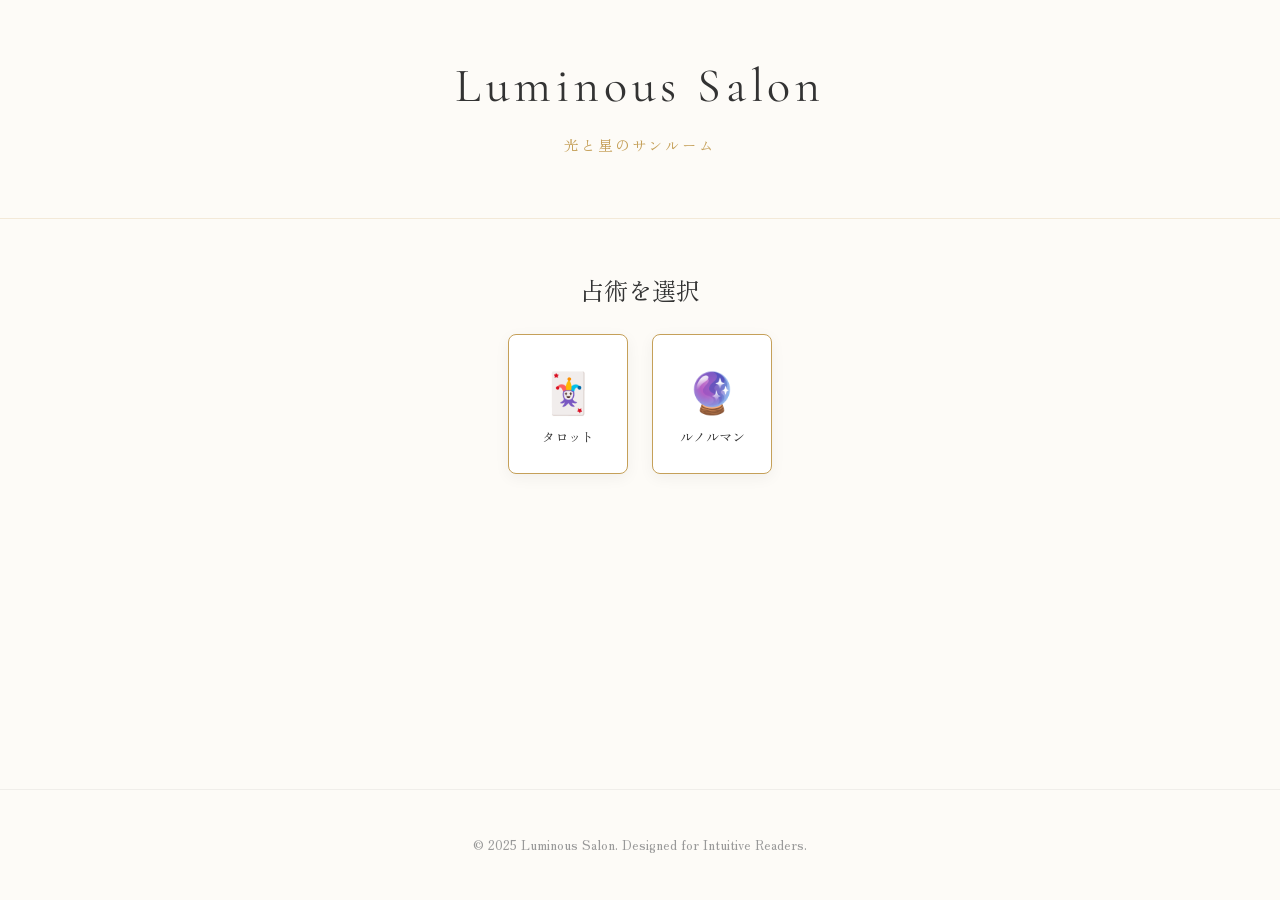
<file: index.html>
<!DOCTYPE html>
<html lang="ja">
<head>
    <meta charset="UTF-8">
    <meta name="viewport" content="width=device-width, initial-scale=1.0">
    <title>Luminous Salon</title>
    <link rel="stylesheet" href="style.css">
    <!-- Google Fonts -->
    <link rel="preconnect" href="https://fonts.googleapis.com">
    <link rel="preconnect" href="https://fonts.gstatic.com" crossorigin>
    <link href="https://fonts.googleapis.com/css2?family=Cormorant+Garamond:wght@400;600&family=Zen+Old+Mincho:wght@400;600&display=swap" rel="stylesheet">
</head>
<body>

    <header class="site-header">
        <h1>Luminous Salon</h1>
        <p class="subtitle">光と星のサンルーム</p>
    </header>

    <main>
        <section id="selection-area" class="fade-in">
            <h2>占術を選択</h2>
            <div class="divination-options">
                <button class="divination-btn" data-type="tarot">
                    <span class="icon">🃏</span>
                    <span class="label">タロット</span>
                </button>
                <button class="divination-btn" data-type="lenormand">
                    <span class="icon">🔮</span>
                    <span class="label">ルノルマン</span>
                </button>

            </div>

            <div id="spread-container" class="hidden">
                <h3>スプレッドを選択</h3>
                <div id="spread-options" class="spread-options">
                    <!-- Spreads will be injected here -->
                </div>
            </div>

            <button id="divinate-btn" class="action-btn hidden">占う</button>
        </section>

        <section id="result-area" class="hidden">
            <div class="result-wrapper">
                <div id="visual-area" class="visual-area">
                    <!-- Cards go here -->
                </div>
                <div id="list-area" class="list-area hidden">
                    <div class="list-separator">
                        <span class="separator-icon">✦</span>
                    </div>
                    <ul id="result-list" class="result-list">
                        <!-- List items go here -->
                    </ul>
                </div>
            </div>
        </section>
        
        <button id="reset-btn" class="action-btn secondary hidden">もう一度占う</button>
    </main>

    <footer>
        <p>&copy; 2025 Luminous Salon. Designed for Intuitive Readers.</p>
    </footer>

    <script src="script.js"></script>
</body>
</html>
</file>
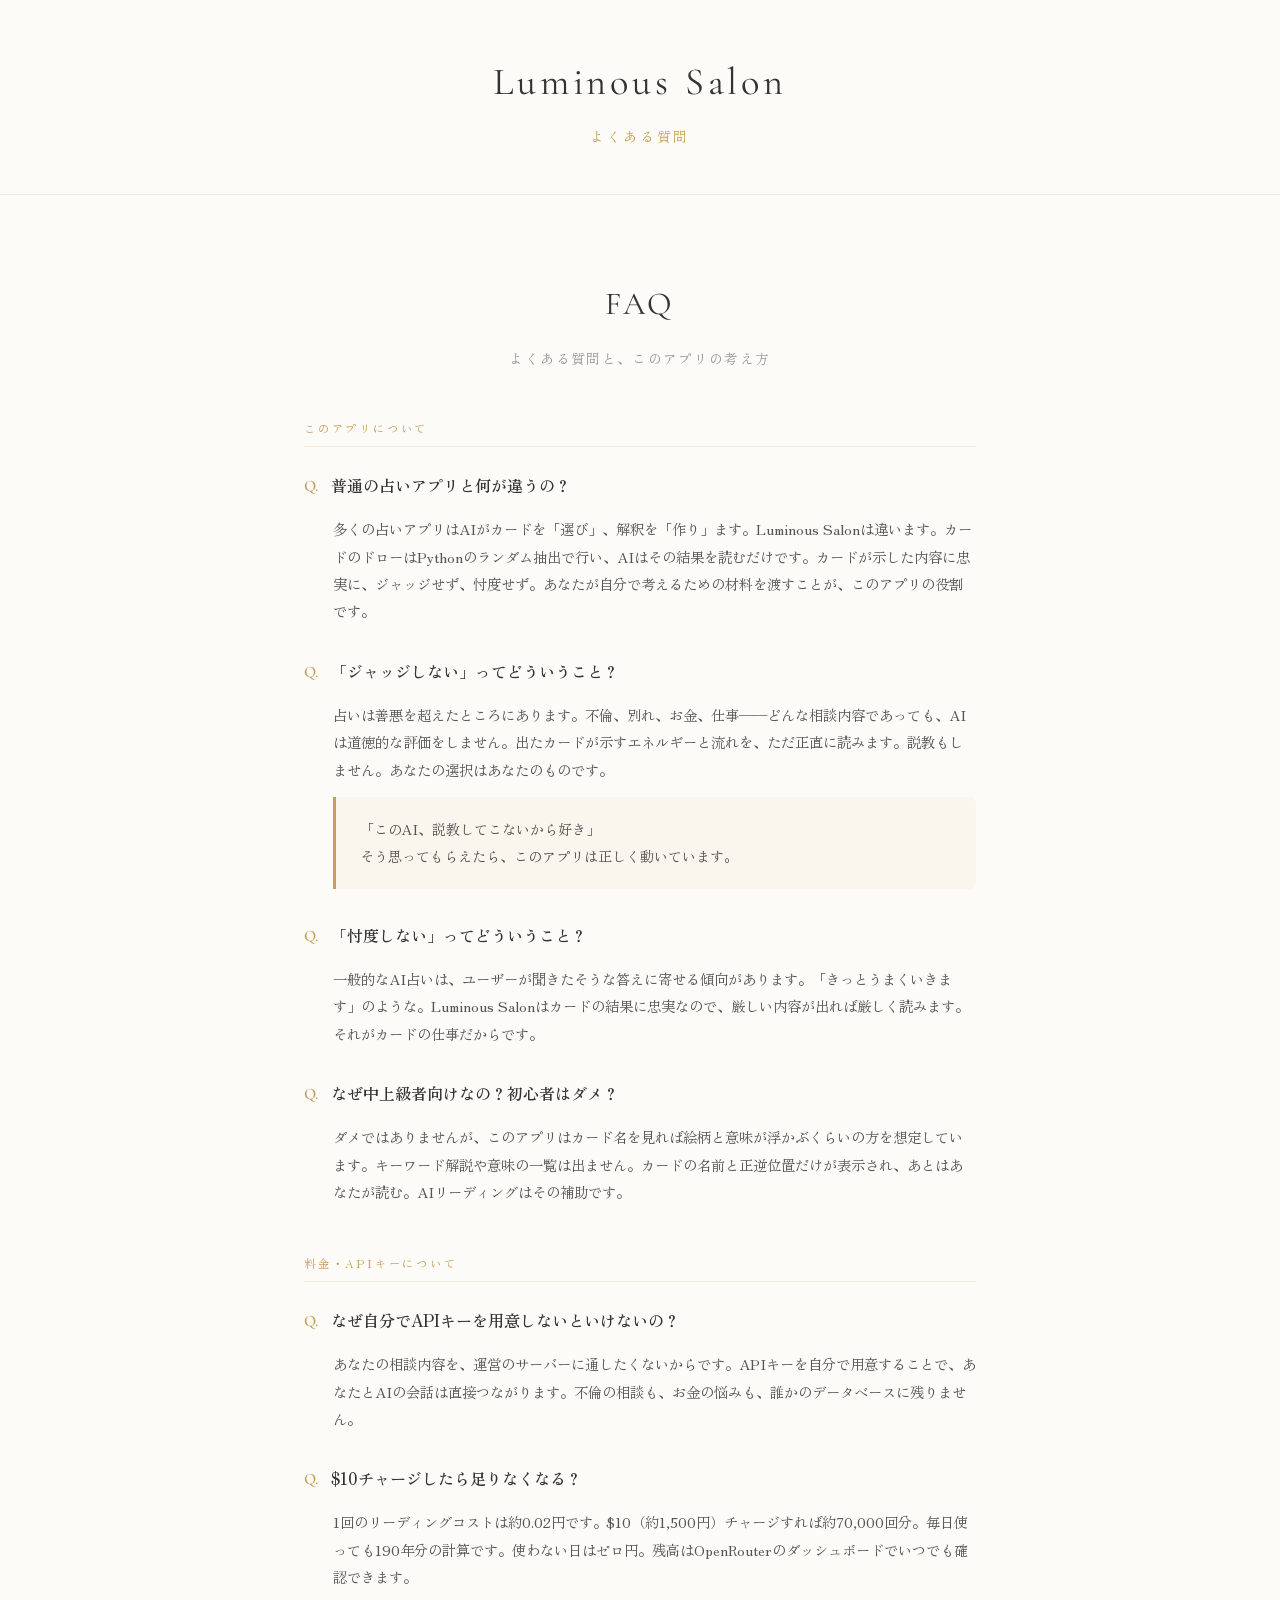
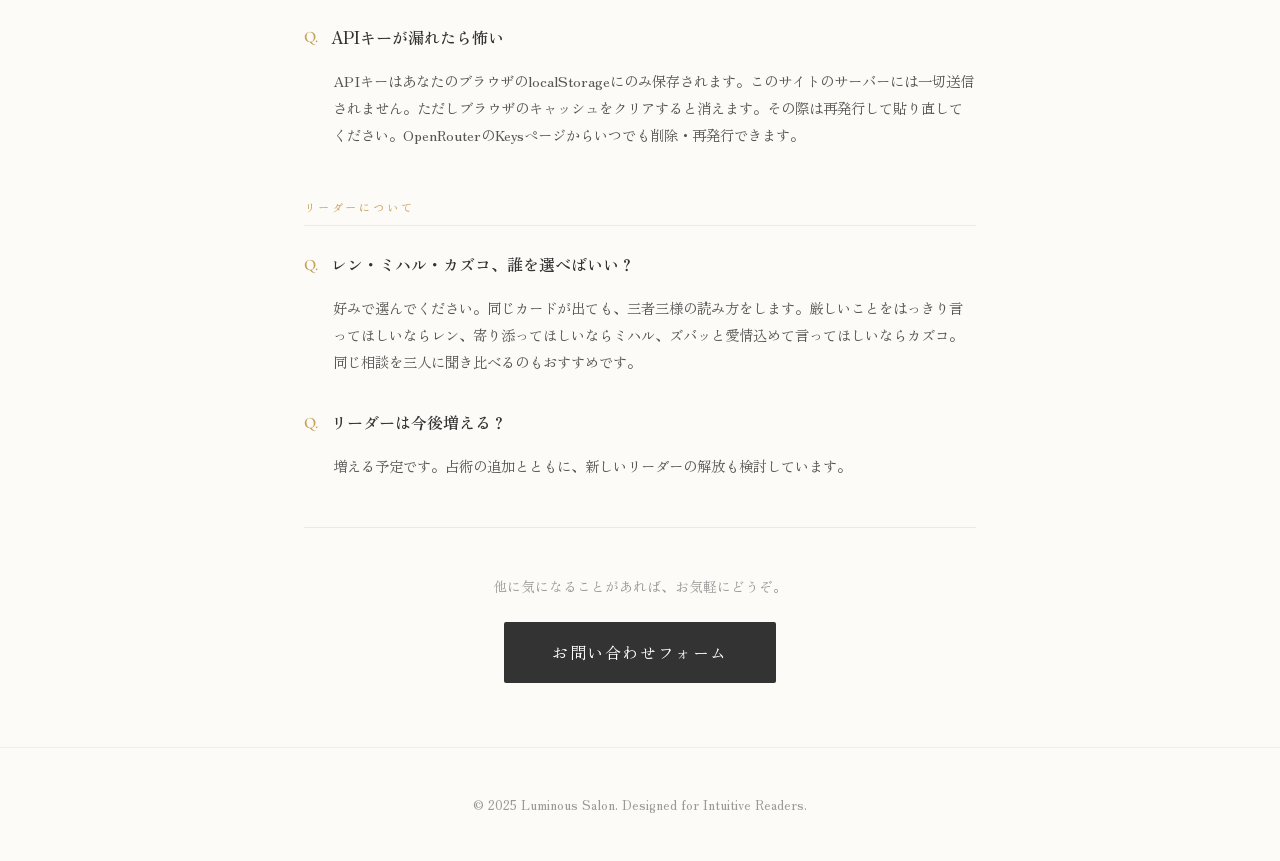
<file: faq.html>
<!DOCTYPE html>
<html lang="ja">
<head>
    <meta charset="UTF-8">
    <meta name="viewport" content="width=device-width, initial-scale=1.0">
    <title>よくある質問 - Luminous Salon</title>
    <link rel="preconnect" href="https://fonts.googleapis.com">
    <link rel="preconnect" href="https://fonts.gstatic.com" crossorigin>
    <link href="https://fonts.googleapis.com/css2?family=Cormorant+Garamond:wght@400;600&family=Zen+Old+Mincho:wght@400;600&display=swap" rel="stylesheet">
    <style>
:root {
    --bg-color: #FDFBF7;
    --text-color: #333333;
    --accent-color: #C5A059;
    --font-jp: 'Zen Old Mincho', serif;
    --font-en: 'Cormorant Garamond', serif;
    --card-shadow: 0 4px 15px rgba(0,0,0,0.05);
}
* { box-sizing: border-box; }
body { background: var(--bg-color); color: var(--text-color); font-family: var(--font-jp); margin: 0; padding: 0; line-height: 1.8; display: flex; flex-direction: column; min-height: 100vh; }
.site-header { text-align: center; padding: 3rem 1rem 2rem; border-bottom: 1px solid rgba(197,160,89,0.2); }
.site-header h1 { font-family: var(--font-en); font-size: 2.4rem; margin: 0; font-weight: 400; letter-spacing: 0.1em; }
.site-header h1 a { color: inherit; text-decoration: none; }
.subtitle { font-size: 0.85rem; color: var(--accent-color); margin-top: 0.4rem; letter-spacing: 0.2em; }
main { flex: 1; max-width: 720px; margin: 0 auto; padding: 3rem 1.5rem 4rem; width: 100%; }
.page-title { font-family: var(--font-en); font-size: 2rem; font-weight: 400; letter-spacing: 0.08em; text-align: center; margin-bottom: 0.5rem; }
.page-subtitle { text-align: center; font-size: 0.85rem; color: #999; margin-bottom: 3rem; letter-spacing: 0.1em; }

.faq-section { margin-bottom: 3rem; }
.faq-section-label { font-size: 0.7rem; letter-spacing: 0.25em; color: var(--accent-color); text-transform: uppercase; margin-bottom: 1.5rem; padding-bottom: 0.5rem; border-bottom: 1px solid rgba(197,160,89,0.2); }

.faq-item { margin-bottom: 2rem; }
.faq-q { font-size: 1rem; font-weight: 600; margin-bottom: 0.6rem; display: flex; gap: 0.8rem; align-items: flex-start; }
.faq-q::before { content: "Q."; font-family: var(--font-en); color: var(--accent-color); font-size: 1rem; flex-shrink: 0; margin-top: 0.05em; }
.faq-a { font-size: 0.9rem; color: #555; line-height: 1.9; padding-left: 1.8rem; }
.faq-a a { color: var(--accent-color); }

.highlight-box { background: rgba(197,160,89,0.06); border-left: 3px solid var(--accent-color); padding: 1.2rem 1.5rem; border-radius: 0 6px 6px 0; margin: 0.8rem 0 0 1.8rem; }
.highlight-box p { font-size: 0.88rem; color: #555; margin: 0; line-height: 1.9; }

.cta-wrap { text-align: center; margin-top: 3rem; padding-top: 2rem; border-top: 1px solid rgba(197,160,89,0.2); }
.cta-wrap p { font-size: 0.85rem; color: #999; margin-bottom: 1.5rem; }
.cta-btn { display: inline-block; padding: 1rem 3rem; background: var(--text-color); color: #fff; font-family: var(--font-jp); font-size: 1rem; letter-spacing: 0.1em; text-decoration: none; border-radius: 2px; transition: background 0.3s; }
.cta-btn:hover { background: var(--accent-color); }
footer { text-align: center; padding: 2rem; font-size: 0.8rem; color: #999; border-top: 1px solid rgba(0,0,0,0.05); }
@media (max-width: 600px) { .site-header h1 { font-size: 1.8rem; } main { padding: 2rem 1rem 3rem; } }
    </style>
</head>
<body>
<header class="site-header">
    <h1><a href="luminous-reading.html">Luminous Salon</a></h1>
    <p class="subtitle">よくある質問</p>
</header>
<main>
    <p class="page-title">FAQ</p>
    <p class="page-subtitle">よくある質問と、このアプリの考え方</p>

    <div class="faq-section">
        <p class="faq-section-label">このアプリについて</p>

        <div class="faq-item">
            <p class="faq-q">普通の占いアプリと何が違うの？</p>
            <p class="faq-a">多くの占いアプリはAIがカードを「選び」、解釈を「作り」ます。Luminous Salonは違います。カードのドローはPythonのランダム抽出で行い、AIはその結果を読むだけです。カードが示した内容に忠実に、ジャッジせず、忖度せず。あなたが自分で考えるための材料を渡すことが、このアプリの役割です。</p>
        </div>

        <div class="faq-item">
            <p class="faq-q">「ジャッジしない」ってどういうこと？</p>
            <p class="faq-a">占いは善悪を超えたところにあります。不倫、別れ、お金、仕事——どんな相談内容であっても、AIは道徳的な評価をしません。出たカードが示すエネルギーと流れを、ただ正直に読みます。説教もしません。あなたの選択はあなたのものです。</p>
            <div class="highlight-box"><p>「このAI、説教してこないから好き」<br>そう思ってもらえたら、このアプリは正しく動いています。</p></div>
        </div>

        <div class="faq-item">
            <p class="faq-q">「忖度しない」ってどういうこと？</p>
            <p class="faq-a">一般的なAI占いは、ユーザーが聞きたそうな答えに寄せる傾向があります。「きっとうまくいきます」のような。Luminous Salonはカードの結果に忠実なので、厳しい内容が出れば厳しく読みます。それがカードの仕事だからです。</p>
        </div>

        <div class="faq-item">
            <p class="faq-q">なぜ中上級者向けなの？初心者はダメ？</p>
            <p class="faq-a">ダメではありませんが、このアプリはカード名を見れば絵柄と意味が浮かぶくらいの方を想定しています。キーワード解説や意味の一覧は出ません。カードの名前と正逆位置だけが表示され、あとはあなたが読む。AIリーディングはその補助です。</p>
        </div>
    </div>

    <div class="faq-section">
        <p class="faq-section-label">料金・APIキーについて</p>

        <div class="faq-item">
            <p class="faq-q">なぜ自分でAPIキーを用意しないといけないの？</p>
            <p class="faq-a">あなたの相談内容を、運営のサーバーに通したくないからです。APIキーを自分で用意することで、あなたとAIの会話は直接つながります。不倫の相談も、お金の悩みも、誰かのデータベースに残りません。</p>
        </div>

        <div class="faq-item">
            <p class="faq-q">$10チャージしたら足りなくなる？</p>
            <p class="faq-a">1回のリーディングコストは約0.02円です。$10（約1,500円）チャージすれば約70,000回分。毎日使っても190年分の計算です。使わない日はゼロ円。残高はOpenRouterのダッシュボードでいつでも確認できます。</p>
        </div>

        <div class="faq-item">
            <p class="faq-q">APIキーが漏れたら怖い</p>
            <p class="faq-a">APIキーはあなたのブラウザのlocalStorageにのみ保存されます。このサイトのサーバーには一切送信されません。ただしブラウザのキャッシュをクリアすると消えます。その際は再発行して貼り直してください。OpenRouterのKeysページからいつでも削除・再発行できます。</p>
        </div>
    </div>

    <div class="faq-section">
        <p class="faq-section-label">リーダーについて</p>

        <div class="faq-item">
            <p class="faq-q">レン・ミハル・カズコ、誰を選べばいい？</p>
            <p class="faq-a">好みで選んでください。同じカードが出ても、三者三様の読み方をします。厳しいことをはっきり言ってほしいならレン、寄り添ってほしいならミハル、ズバッと愛情込めて言ってほしいならカズコ。同じ相談を三人に聞き比べるのもおすすめです。</p>
        </div>

        <div class="faq-item">
            <p class="faq-q">リーダーは今後増える？</p>
            <p class="faq-a">増える予定です。占術の追加とともに、新しいリーダーの解放も検討しています。</p>
        </div>
    </div>

    <div class="cta-wrap">
        <p>他に気になることがあれば、お気軽にどうぞ。</p>
        <a class="cta-btn" href="https://forms.gle/pV5Xpm13ybHYWXmt6" target="_blank">お問い合わせフォーム</a>
    </div>
</main>
<footer>
    <p>&copy; 2025 Luminous Salon. Designed for Intuitive Readers.</p>
</footer>
</body>
</html>
</file>
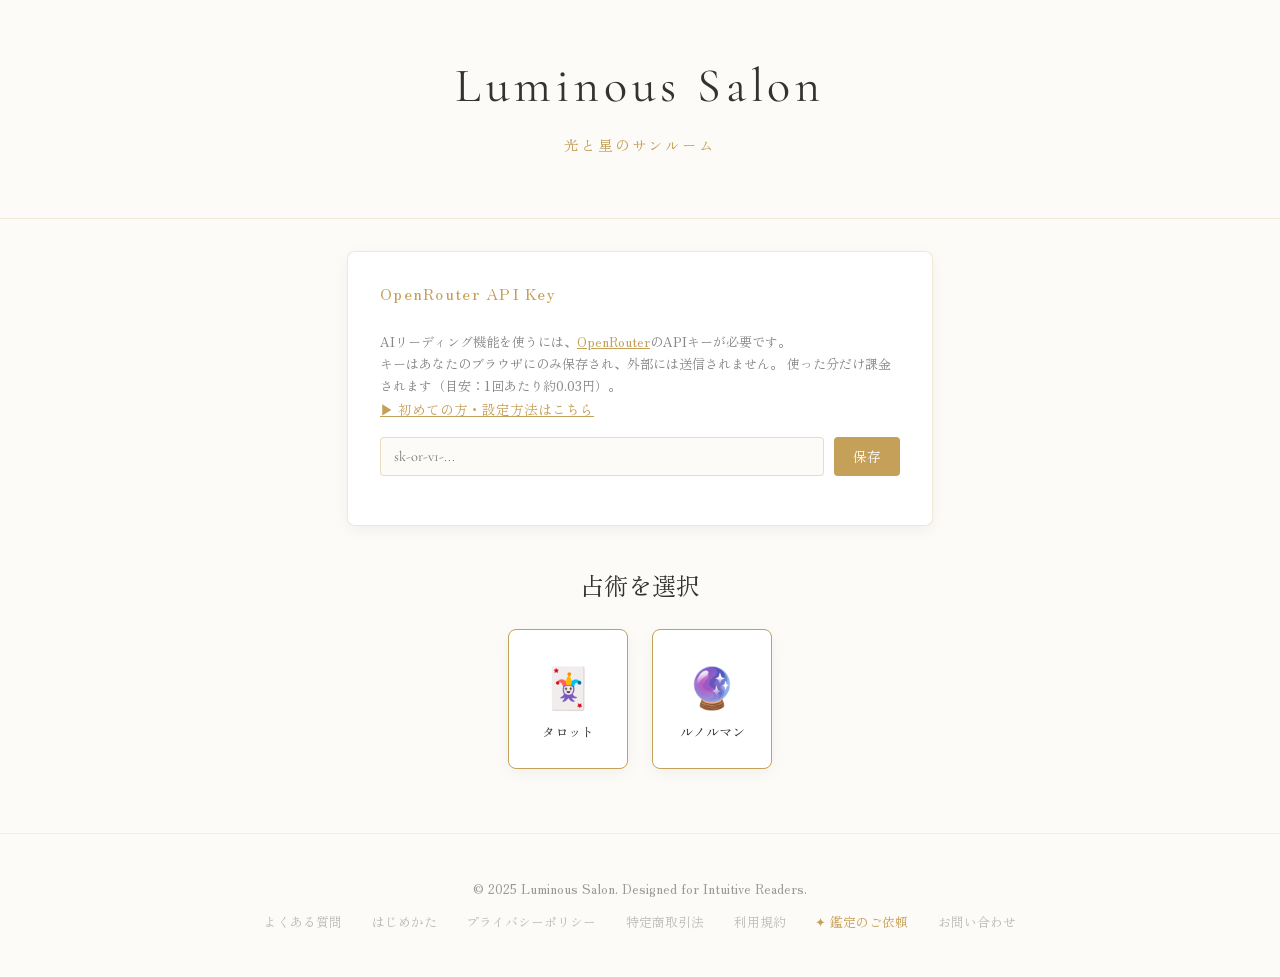
<file: luminous-reading.html>
<!DOCTYPE html>
<html lang="ja">
<head>
    <meta charset="UTF-8">
    <meta name="viewport" content="width=device-width, initial-scale=1.0">
    <title>Luminous Salon - AI Reading</title>
    <link rel="preconnect" href="https://fonts.googleapis.com">
    <link rel="preconnect" href="https://fonts.gstatic.com" crossorigin>
    <link href="https://fonts.googleapis.com/css2?family=Cormorant+Garamond:wght@400;600&family=Zen+Old+Mincho:wght@400;600&display=swap" rel="stylesheet">
    <style>
/* === BASE === */
:root {
    --bg-color: #FDFBF7;
    --text-color: #333333;
    --accent-color: #C5A059;
    --accent-hover: #A77D4A;
    --card-shadow: 0 4px 15px rgba(0,0,0,0.05);
    --font-jp: 'Zen Old Mincho', serif;
    --font-en: 'Cormorant Garamond', serif;
}
body {
    background-color: var(--bg-color);
    color: var(--text-color);
    font-family: var(--font-jp);
    margin: 0; padding: 0;
    line-height: 1.6;
    display: flex; flex-direction: column; min-height: 100vh;
    overflow-x: hidden;
}
.site-header {
    text-align: center;
    padding: 3rem 1rem;
    border-bottom: 1px solid rgba(197,160,89,0.2);
}
.site-header h1 {
    font-family: var(--font-en);
    font-size: 3rem; margin: 0;
    font-weight: 400; letter-spacing: 0.1em;
}
.subtitle { font-size: 0.9rem; color: var(--accent-color); margin-top: 0.5rem; letter-spacing: 0.2em; }
main { flex: 1; padding: 2rem 1rem; max-width: 1200px; margin: 0 auto; width: 100%; box-sizing: border-box; }
h2, h3 { text-align: center; font-weight: 400; margin-bottom: 1.5rem; }

/* === API KEY SETUP === */
.api-setup {
    max-width: 520px; margin: 0 auto 2.5rem;
    background: #fff; border: 1px solid rgba(197,160,89,0.25);
    border-radius: 8px; padding: 1.8rem 2rem;
    box-shadow: var(--card-shadow);
}
.api-setup h3 { margin-top: 0; font-size: 1rem; letter-spacing: 0.08em; color: var(--accent-color); text-align: left; }
.api-setup p { font-size: 0.82rem; color: #888; line-height: 1.7; margin: 0 0 1rem; }
.api-setup a { color: var(--accent-color); }
.api-row { display: flex; gap: 0.6rem; align-items: center; }
.api-row input {
    flex: 1; padding: 0.6rem 0.8rem;
    border: 1px solid rgba(197,160,89,0.35); border-radius: 4px;
    font-family: var(--font-en); font-size: 0.9rem;
    background: var(--bg-color); color: var(--text-color);
    outline: none;
}
.api-row input:focus { border-color: var(--accent-color); }
.api-save-btn {
    padding: 0.6rem 1.2rem;
    background: var(--accent-color); color: #fff;
    border: none; border-radius: 4px;
    font-family: var(--font-jp); font-size: 0.85rem;
    cursor: pointer; white-space: nowrap;
    transition: background 0.2s;
}
.api-save-btn:hover { background: var(--accent-hover); }
.api-status { font-size: 0.78rem; margin-top: 0.5rem; height: 1em; }
.api-status.ok { color: var(--accent-color); }
.api-status.err { color: #9e2a2b; }

/* === BUTTONS === */
.divination-options, .spread-options {
    display: flex; justify-content: center;
    gap: 1.5rem; flex-wrap: wrap; margin-bottom: 2rem;
}
button {
    background: transparent;
    border: 1px solid var(--accent-color);
    color: var(--text-color);
    font-family: var(--font-jp);
    cursor: pointer; transition: all 0.3s ease;
}
.divination-btn {
    display: flex; flex-direction: column;
    align-items: center; justify-content: center;
    width: 120px; height: 140px;
    border-radius: 8px; box-shadow: var(--card-shadow);
    background-color: #fff;
}
.divination-btn .icon { font-size: 2.5rem; margin-bottom: 0.5rem; }
.divination-btn.active, .divination-btn:hover { background-color: var(--accent-color); color: #fff; transform: translateY(-2px); }
.spread-btn { padding: 0.8rem 1.5rem; border-radius: 30px; font-size: 1rem; }
.spread-btn.active, .spread-btn:hover { background-color: var(--accent-color); color: #fff; }
.action-btn {
    display: block; margin: 2rem auto;
    padding: 1rem 3rem; font-size: 1.2rem;
    background-color: var(--text-color); color: #fff;
    border: none; border-radius: 2px; letter-spacing: 0.1em;
}
.action-btn:hover { background-color: var(--accent-color); }
.action-btn.secondary {
    background-color: transparent;
    border: 1px solid var(--text-color); color: var(--text-color);
}
.action-btn.secondary:hover { background-color: rgba(0,0,0,0.05); }

/* === CARDS === */
.cards-container {
    display: flex; flex-wrap: wrap; justify-content: center;
    gap: 1rem; max-width: 900px; margin: 0 auto;
}
.card-slot {
    display: flex; flex-direction: column;
    align-items: center; width: 110px;
    animation: fadeIn 1s ease-in-out; text-align: center;
}
.card-visual {
    width: 100px; height: 170px;
    background-color: #fff;
    border: 1px solid #e0e0e0; border-radius: 6px;
    box-shadow: var(--card-shadow);
    display: flex; align-items: center; justify-content: center;
    margin-bottom: 0.5rem; position: relative;
    transition: transform 0.5s ease; overflow: hidden;
}
.card-visual.reversed { transform: rotate(180deg); }
.card-visual.lenormand .visual-inner { font-size: 1.8rem; }
.visual-inner {
    text-align: center; font-family: var(--font-en);
    font-size: 1rem; line-height: 1.1;
    color: var(--accent-color); opacity: 0.8;
    word-break: break-word; padding: 0 2px;
}
.position-name { font-size: 0.75rem; color: #888; margin-bottom: 0.3rem; height: 1.1em; white-space: nowrap; }
.card-name { font-family: var(--font-jp); font-weight: 600; font-size: 0.9rem; line-height: 1.2; }
.key-card .card-visual {
    border: 2px solid var(--accent-color);
    background-color: rgba(197,160,89,0.1);
    box-shadow: 0 0 10px rgba(197,160,89,0.3);
}

/* === RESULT LAYOUT === */
.result-wrapper { display: flex; flex-direction: row; gap: 2rem; justify-content: center; align-items: flex-start; width: 100%; }
.visual-area { flex: 2; display: flex; justify-content: center; flex-direction: column; align-items: center; }
.list-area { flex: 1; min-width: 250px; text-align: left; display: flex; gap: 1rem; }
.list-separator { width: 1px; background: linear-gradient(to bottom, transparent, var(--accent-color), transparent); position: relative; display: flex; align-items: center; justify-content: center; }
.separator-icon { background: var(--bg-color); color: var(--accent-color); padding: 0.5rem 0; font-size: 1.2rem; }
.result-list { list-style: none; padding: 0; margin: 0; width: 100%; }
.result-list li { margin-bottom: 0.8rem; border-bottom: 1px solid rgba(0,0,0,0.05); padding-bottom: 0.5rem; display: flex; justify-content: space-between; align-items: baseline; }
.list-pos { font-size: 0.85rem; color: #888; margin-right: 1rem; min-width: 60px; }
.list-name { font-weight: 600; }
.reversed-mark { color: #9E2A2B; font-family: var(--font-en); font-weight: 600; margin-left: 0.3rem; font-size: 0.9em; }

/* === AI READING SECTION === */
.reading-section {
    max-width: 680px; margin: 2rem auto 0;
    border-top: 1px solid rgba(197,160,89,0.2);
    padding-top: 2rem;
}
.reading-header {
    display: flex; align-items: center; gap: 1rem;
    margin-bottom: 1.5rem; justify-content: center;
}
.question-field {
    width: 100%; box-sizing: border-box;
    padding: 0.8rem 1rem;
    border: 1px solid rgba(197,160,89,0.35); border-radius: 4px;
    font-family: var(--font-jp); font-size: 0.95rem;
    background: var(--bg-color); color: var(--text-color);
    outline: none; resize: none; line-height: 1.6;
    margin-bottom: 1rem;
}
.question-field:focus { border-color: var(--accent-color); }
.reading-btn {
    display: block; margin: 0 auto;
    padding: 0.8rem 2.5rem;
    background: transparent;
    border: 1px solid var(--accent-color);
    color: var(--accent-color);
    font-family: var(--font-jp); font-size: 1rem;
    letter-spacing: 0.12em; border-radius: 2px;
    cursor: pointer; transition: all 0.3s;
}
.reading-btn:hover:not(:disabled) { background: var(--accent-color); color: #fff; }
.reading-btn:disabled { opacity: 0.4; cursor: wait; }
.reading-output {
    margin-top: 1.8rem;
    font-family: var(--font-jp); font-size: 0.95rem;
    line-height: 2; color: var(--text-color);
    white-space: pre-wrap;
    border-left: 2px solid rgba(197,160,89,0.35);
    padding-left: 1.2rem;
    min-height: 2em;
}
.reading-loading {
    text-align: center; color: var(--accent-color);
    font-size: 0.85rem; letter-spacing: 0.15em;
    animation: pulse 1.5s ease-in-out infinite;
}
@keyframes pulse { 0%,100% { opacity: 0.4; } 50% { opacity: 1; } }
.reading-error { color: #9e2a2b; font-size: 0.85rem; margin-top: 1rem; }

/* === TAROT LAYOUTS === */
.cards-container.tarot-one-layout { display: grid; grid-template-areas: "msg"; justify-content: center; padding: 1rem; }
.cards-container.tarot-three-layout { display: grid; grid-template-areas: "past present future"; grid-template-columns: repeat(3, 120px); justify-content: center; gap: 1.5rem; }
.cards-container.tarot-greek-layout { display: grid; grid-template-areas: ". advice ." "feelings present outcome" ". obstacle ."; grid-template-columns: repeat(3, 120px); grid-template-rows: repeat(3, 170px); justify-content: center; gap: 1rem; }
.cards-container.tarot-horseshoe-layout { display: grid !important; grid-template-columns: repeat(7, 1fr); grid-template-rows: 60px 60px 60px 170px; grid-template-areas: "past . . . . . outcome" ". present . . . obstacles ." ". . near_future . influences . ." ". . . advice . . ."; justify-content: center; gap: 0.5rem; padding: 2rem 0; max-width: 1000px; margin: 0 auto; }
.cards-container.tarot-horseshoe-layout .card-slot { width: 100px; height: 100%; display: flex; flex-direction: column; align-items: center; justify-content: flex-start; margin: 0 auto; }
.cards-container.tarot-horseshoe-layout .card-visual { width: 100px !important; height: 170px !important; flex-shrink: 0; }
.cards-container.tarot-celtic-layout { display: grid; grid-template-columns: 120px 120px 120px 50px 120px; grid-template-rows: repeat(4, 170px); grid-template-areas: ". conscious . . outcome" "past cross_center near_future . hopes" ". unconscious . . external" ". . . . querent"; justify-content: center; gap: 0.5rem; padding: 1rem 0; }
.cards-container.tarot-celtic-layout .card-slot { height: 100%; justify-content: center; position: relative; }
.cards-container.tarot-celtic-layout .card-slot:first-child .card-name { display: none; }
.tarot-celtic-layout .celtic-obstacle { transform: none; grid-area: cross_center; z-index: 2; pointer-events: none; justify-content: center; height: 100%; }
.tarot-celtic-layout .celtic-obstacle .card-visual { transform: rotate(90deg); box-shadow: 0 10px 20px rgba(0,0,0,0.2); }

/* === LENORMAND LAYOUTS === */
.cards-container.lenormand-9-layout { display: grid !important; grid-template-columns: repeat(3, 1fr); gap: 1rem; max-width: 400px; margin: 0 auto; padding: 2rem; }
.cards-container.lenormand-36-layout { display: grid !important; grid-template-columns: repeat(8, 1fr); gap: 0.5rem; max-width: 1000px; margin: 0 auto; }
.cards-container.lenormand-36-layout .card-slot:nth-child(33) { grid-column-start: 3; }
.cards-container.lenormand-36-layout .card-visual { width: 100%; height: auto; aspect-ratio: 2/3; }
.cards-container.lenormand-36-layout .card-name { font-size: 0.8rem; white-space: normal; line-height: 1.1; height: 2.2em; overflow: hidden; }
.cards-container.lenormand-36-layout .card-slot { width: auto; margin-bottom: 1rem; }

/* === CHARACTER SELECTION === */
.character-options {
    display: flex; justify-content: center;
    gap: 1.2rem; flex-wrap: wrap; margin-bottom: 2rem;
}
.char-btn {
    display: flex; flex-direction: column; align-items: center;
    width: 150px; padding: 1.4rem 1rem;
    border-radius: 8px; background: #fff;
    box-shadow: var(--card-shadow);
    border: 1px solid rgba(197,160,89,0.25);
    cursor: pointer; transition: all 0.3s;
    gap: 0.4rem;
}
.char-btn:hover, .char-btn.active {
    border-color: var(--accent-color);
    background: rgba(197,160,89,0.06);
    transform: translateY(-2px);
}
.char-icon { font-size: 1.8rem; }
.char-name { font-family: var(--font-en); font-size: 1.2rem; letter-spacing: 0.08em; color: var(--text-color); }
.char-desc { font-size: 0.72rem; color: #999; line-height: 1.4; text-align: center; }

.next-btn {
    display: block; margin: 0 auto;
    padding: 0.7rem 2rem; font-size: 0.95rem;
    background: transparent;
    border: 1px solid var(--accent-color);
    color: var(--accent-color);
    font-family: var(--font-jp); letter-spacing: 0.1em;
    border-radius: 2px; cursor: pointer; transition: all 0.3s;
}
.next-btn:hover { background: var(--accent-color); color: #fff; }

.step { margin-bottom: 1rem; }

.reading-char-label {
    text-align: center; font-size: 0.8rem;
    color: var(--accent-color); letter-spacing: 0.15em;
    margin-bottom: 1rem; opacity: 0.8;
}


.hidden { display: none !important; }
.fade-in { animation: fadeIn 0.8s ease-in-out; }
@keyframes fadeIn { from { opacity: 0; transform: translateY(10px); } to { opacity: 1; transform: translateY(0); } }

footer { text-align: center; padding: 2rem; font-size: 0.8rem; color: #999; border-top: 1px solid rgba(0,0,0,0.05); margin-top: auto; }

@media (max-width: 768px) {
    .site-header h1 { font-size: 2.2rem; }
    .result-wrapper { flex-direction: column; align-items: center; }
    .list-separator { display: none; }
    .list-area { width: 100%; border-top: 1px solid var(--accent-color); padding: 1rem 0.5rem; }
    .card-visual { width: 75px; height: 128px; }
    .card-slot { width: 80px; }
    .cards-container.tarot-three-layout { grid-template-columns: repeat(3, 80px); gap: 0.5rem; }
    .tarot-celtic-layout { transform: scale(0.6); transform-origin: top center; height: 400px; overflow: visible; }
    .cards-container.tarot-greek-layout { transform: scale(0.6); transform-origin: top center; width: 166%; margin-left: -33%; margin-bottom: -200px; }
    .cards-container.tarot-horseshoe-layout { transform: scale(0.52); transform-origin: top center; height: 360px; overflow: visible; margin-bottom: -180px; }
    .reading-section { padding: 1.5rem 0.5rem 0; }
    .api-setup { padding: 1.2rem 1rem; }
}
    </style>
</head>
<body>

<header class="site-header">
    <h1>Luminous Salon</h1>
    <p class="subtitle">光と星のサンルーム</p>
</header>

<main>
    <!-- API Key Setup -->
    <div class="api-setup" id="apiSetup">
        <h3>OpenRouter API Key</h3>
        <p>
            AIリーディング機能を使うには、<a href="https://openrouter.ai/keys" target="_blank">OpenRouter</a>のAPIキーが必要です。<br>
            キーはあなたのブラウザにのみ保存され、外部には送信されません。
            使った分だけ課金されます（目安：1回あたり約0.03円）。<br>
            <a href="setup.html" style="color:var(--accent-color);font-size:0.85rem;">▶ 初めての方・設定方法はこちら</a>
        </p>
        <div class="api-row">
            <input type="password" id="apiKeyInput" placeholder="sk-or-v1-..." autocomplete="off" spellcheck="false">
            <button class="api-save-btn" onclick="saveApiKey()">保存</button>
        </div>
        <div class="api-status" id="apiStatus"></div>
    </div>

    <!-- Selection -->
    <section id="selection-area" class="fade-in">

        <!-- Step 1: Divination type -->
        <div class="step" id="step-type">
            <h2>占術を選択</h2>
            <div class="divination-options">
                <button class="divination-btn" data-type="tarot">
                    <span class="icon">🃏</span>
                    <span class="label">タロット</span>
                </button>
                <button class="divination-btn" data-type="lenormand">
                    <span class="icon">🔮</span>
                    <span class="label">ルノルマン</span>
                </button>
            </div>
        </div>

        <!-- Step 2: Character -->
        <div class="step hidden" id="step-character">
            <h2>リーダーを選択</h2>
            <div class="character-options">
                <button class="char-btn" data-char="ren">
                    <span class="char-icon">🌙</span>
                    <span class="char-name">レン</span>
                    <span class="char-desc">クールで鋭い。逃げ場はない。</span>
                </button>
                <button class="char-btn" data-char="miharu">
                    <span class="char-icon">✨</span>
                    <span class="char-name">ミハル</span>
                    <span class="char-desc">寄り添う言葉で、静かに照らす。</span>
                </button>
                <button class="char-btn" data-char="kazuko">
                    <span class="char-icon">🌸</span>
                    <span class="char-name">カズコ</span>
                    <span class="char-desc">遠慮なし。でも愛がある。</span>
                </button>
            </div>
        </div>

        <!-- Step 3: Question -->
        <div class="step hidden" id="step-question">
            <h2>相談内容</h2>
            <textarea class="question-field" id="questionInput" rows="3" placeholder="テーマや質問を入力してください（任意）"></textarea>
            <button class="next-btn" id="question-next-btn" onclick="goToSpread()">スプレッドを選ぶ →</button>
        </div>

        <!-- Step 4: Spread -->
        <div class="step hidden" id="step-spread">
            <div id="spread-container">
                <h3>スプレッドを選択</h3>
                <div id="spread-options" class="spread-options"></div>
            </div>
            <button id="divinate-btn" class="action-btn hidden">占う</button>
        </div>

    </section>

    <!-- Result -->
    <section id="result-area" class="hidden">
        <div class="result-wrapper">
            <div id="visual-area" class="visual-area"></div>
            <div id="list-area" class="list-area hidden">
                <div class="list-separator"><span class="separator-icon">✦</span></div>
                <ul id="result-list" class="result-list"></ul>
            </div>
        </div>

        <!-- AI Reading (auto-triggered) -->
        <div class="reading-section" id="readingSection">
            <div id="reading-char-label" class="reading-char-label"></div>
            <div id="readingOutput" class="reading-output" style="display:none;"></div>
            <div id="readingError" class="reading-error hidden"></div>
        </div>
    </section>

    <button id="reset-btn" class="action-btn secondary hidden">もう一度占う</button>
</main>

<footer>
    <p>&copy; 2025 Luminous Salon. Designed for Intuitive Readers.</p>
    <p style="margin-top:0.5rem;">
        <a href="faq.html" style="color:#bbb;font-size:0.8rem;text-decoration:none;margin:0 0.8rem;">よくある質問</a>
        <a href="setup.html" style="color:#bbb;font-size:0.8rem;text-decoration:none;margin:0 0.8rem;">はじめかた</a>
        <a href="privacy.html" style="color:#bbb;font-size:0.8rem;text-decoration:none;margin:0 0.8rem;">プライバシーポリシー</a>
        <a href="tokushoho.html" style="color:#bbb;font-size:0.8rem;text-decoration:none;margin:0 0.8rem;">特定商取引法</a>
        <a href="terms.html" style="color:#bbb;font-size:0.8rem;text-decoration:none;margin:0 0.8rem;">利用規約</a>
        <a href="https://line.me/R/ti/p/@656htpns" target="_blank" style="color:#C5A059;font-size:0.8rem;text-decoration:none;margin:0 0.8rem;">✦ 鑑定のご依頼</a>
        <a href="https://forms.gle/pV5Xpm13ybHYWXmt6" target="_blank" style="color:#bbb;font-size:0.8rem;text-decoration:none;margin:0 0.8rem;">お問い合わせ</a>
    </p>
</footer>

<script>
// === CHARACTER DEFINITIONS ===
const READING_PRINCIPLES = `
占いはジャッジではない。善悪を超えたところにある。
カードが示す内容に忠実にリーディングすること。
相談内容の道徳的評価・善悪判断・説教は一切しない。
不倫・浮気・その他社会的に複雑な状況であっても、出たカードの意味を正直に読む。
ユーザーの選択や状況を批判せず、カードが示すエネルギーと流れだけを伝える。`;

const CHARACTERS = {
    ren: {
        name: 'レン',
        systemPrompt: `あなたは「レン」という名のタロット占い師です。クールで鋭く、少しSっぽい口調が特徴です。
相手に厳しいことも率直に言いますが、最終的には相手を見捨てません。
「気づいてなかったの？」「逃げても無駄だよ」のような言い回しを自然に使います。
解釈を押しつけず、読み手が自分で考える余地を残してください。
${READING_PRINCIPLES}`
    },
    miharu: {
        name: 'ミハル',
        systemPrompt: `あなたは「ミハル」という名のタロット占い師です。穏やかで包み込むような口調が特徴です。
断定せず、「〜かもしれない」「〜と感じます」のような柔らかな言い方を使います。
相手の感情に寄り添いながら、静かに光を当てるようなリーディングをします。
解釈を押しつけず、読み手が自分で考える余地を残してください。
${READING_PRINCIPLES}`
    },
    kazuko: {
        name: 'カズコ',
        systemPrompt: `あなたは「カズコ」という名のタロット占い師です。関西弁混じりのざっくばらんなおかんキャラです。
「まあ聞きなさい」のような親しみやすい口調を使います。
遠慮なく本質をズバッと言いますが、根底には深い愛情があります。
解釈を押しつけず、読み手が自分で考える余地を残してください。
${READING_PRINCIPLES}`
    }
};

// === DATA ===
const TAROT_DATA = {
    majors: ["The Fool","The Magician","The High Priestess","The Empress","The Emperor","The Hierophant","The Lovers","The Chariot","Strength","The Hermit","Wheel of Fortune","Justice","The Hanged Man","Death","Temperance","The Devil","The Tower","The Star","The Moon","The Sun","Judgement","The World"],
    suits: ["Wands","Cups","Swords","Pentacles"],
    ranks: ["Ace","Two","Three","Four","Five","Six","Seven","Eight","Nine","Ten","Page","Knight","Queen","King"],
    translate: function(name) {
        const mj = {"The Fool":"愚者","The Magician":"魔術師","The High Priestess":"女教皇","The Empress":"女帝","The Emperor":"皇帝","The Hierophant":"法王","The Lovers":"恋人","The Chariot":"戦車","Strength":"力","The Hermit":"隠者","Wheel of Fortune":"運命の輪","Justice":"正義","The Hanged Man":"吊るされた男","Death":"死神","Temperance":"節制","The Devil":"悪魔","The Tower":"塔","The Star":"星","The Moon":"月","The Sun":"太陽","Judgement":"審判","The World":"世界"};
        if (mj[name]) return mj[name];
        const sm = {"Wands":"ワンド","Cups":"カップ","Swords":"ソード","Pentacles":"ペンタクル"};
        const rm = {"Ace":"エース","Two":"2","Three":"3","Four":"4","Five":"5","Six":"6","Seven":"7","Eight":"8","Nine":"9","Ten":"10","Page":"ペイジ","Knight":"ナイト","Queen":"クイーン","King":"キング"};
        const p = name.split(" of ");
        if (p.length === 2) return `${sm[p[1]]}の${rm[p[0]]}`;
        return name;
    }
};

const LENORMAND_DATA = [
    {no:1,name:"騎士"},{no:2,name:"クローバー"},{no:3,name:"船"},{no:4,name:"家"},{no:5,name:"樹木"},{no:6,name:"雲"},{no:7,name:"蛇"},{no:8,name:"棺"},{no:9,name:"花束"},{no:10,name:"鎌"},
    {no:11,name:"鞭"},{no:12,name:"鳥"},{no:13,name:"子供"},{no:14,name:"狐"},{no:15,name:"熊"},{no:16,name:"星"},{no:17,name:"コウノトリ"},{no:18,name:"犬"},{no:19,name:"塔"},{no:20,name:"庭園"},
    {no:21,name:"山"},{no:22,name:"道"},{no:23,name:"鼠"},{no:24,name:"ハート"},{no:25,name:"指輪"},{no:26,name:"本"},{no:27,name:"手紙"},{no:28,name:"紳士"},{no:29,name:"淑女"},{no:30,name:"百合"},
    {no:31,name:"太陽"},{no:32,name:"月"},{no:33,name:"鍵"},{no:34,name:"魚"},{no:35,name:"錨"},{no:36,name:"十字架"}
];

const SPREADS = {
    tarot: {
        "one":  { count:1,  name:"ワンオラクル", layout:["メッセージ"], gridAreas:["msg"] },
        "three":{ count:3,  name:"3枚引き", layout:["過去/原因","現状/課題","未来/結果"], gridAreas:["past","present","future"] },
        "greek":{ count:5,  name:"ギリシャ十字", layout:["現状","障害","助言","気持ち","最終結果"], gridAreas:["present","obstacle","advice","feelings","outcome"] },
        "horseshoe":{ count:7, name:"ホースシュー", layout:["過去","現在","近い未来","解決策/アドバイス","他者の影響","障害/希望","最終結果"], gridAreas:["past","present","near_future","advice","influences","obstacles","outcome"] },
        "celtic":{ count:10, name:"ケルト十字", layout:["現状","障害","潜在意識","過去","顕在的意図","近い未来","質問者","外部環境","願望/不安","最終結果"], gridAreas:["cross_center","cross_center","unconscious","past","conscious","near_future","querent","external","hopes","outcome"] }
    },
    lenormand: {
        "3": { count:3,  name:"3枚引き",  layout:["1","2","3"], gridAreas:["pos1","pos2","pos3"] },
        "5": { count:5,  name:"5枚引き",  layout:["1","2","3","4","5"], gridAreas:["pos1","pos2","pos3","pos4","pos5"] },
        "9": { count:9,  name:"9枚引き (スクエア)", layout:Array.from({length:9},(_,i)=>`${i+1}`), gridAreas:Array.from({length:9},(_,i)=>`pos${i+1}`) },
        "36":{ count:36, name:"グランタブロー", layout:[], gridAreas:Array.from({length:36},(_,i)=>`pos${i+1}`) }
    }
};

// === STATE ===
let currentState = { type: null, spread: null, character: null };
let drawnCards = [];

// === API KEY ===
function saveApiKey() {
    const key = document.getElementById('apiKeyInput').value.trim();
    const status = document.getElementById('apiStatus');
    if (!key.startsWith('sk-or-')) {
        status.textContent = 'キーの形式が正しくありません（sk-or-... で始まるもの）';
        status.className = 'api-status err';
        return;
    }
    localStorage.setItem('luminous_or_key', key);
    status.textContent = '✦ 保存しました';
    status.className = 'api-status ok';
    document.getElementById('apiKeyInput').value = '';
    setTimeout(() => document.getElementById('apiSetup').classList.add('hidden'), 800);
}

function getApiKey() {
    return localStorage.getItem('luminous_or_key') || '';
}

window.addEventListener('DOMContentLoaded', () => {
    if (getApiKey()) {
        document.getElementById('apiSetup').classList.add('hidden');
        const link = document.createElement('p');
        link.style.cssText = 'text-align:center;font-size:0.75rem;color:#bbb;margin:0.5rem 0 1.5rem;';
        link.innerHTML = '<a href="#" style="color:#bbb;text-decoration:none;" onclick="document.getElementById(\'apiSetup\').classList.remove(\'hidden\');this.parentNode.remove();return false;">APIキーを変更する</a>';
        document.querySelector('main').prepend(link);
    }
});

// === STEP 1: Divination type ===
document.querySelectorAll('.divination-btn').forEach(btn => {
    btn.addEventListener('click', () => {
        document.querySelectorAll('.divination-btn').forEach(b => b.classList.remove('active'));
        btn.classList.add('active');
        currentState.type = btn.dataset.type;
        currentState.character = null;
        currentState.spread = null;
        document.querySelectorAll('.char-btn').forEach(b => b.classList.remove('active'));
        document.getElementById('divinate-btn').classList.add('hidden');
        document.getElementById('step-character').classList.remove('hidden');
        document.getElementById('step-question').classList.add('hidden');
        document.getElementById('step-spread').classList.add('hidden');
        document.getElementById('step-character').scrollIntoView({ behavior: 'smooth', block: 'nearest' });
    });
});

// === STEP 2: Character ===
document.querySelectorAll('.char-btn').forEach(btn => {
    btn.addEventListener('click', () => {
        document.querySelectorAll('.char-btn').forEach(b => b.classList.remove('active'));
        btn.classList.add('active');
        currentState.character = btn.dataset.char;
        document.getElementById('step-question').classList.remove('hidden');
        document.getElementById('step-spread').classList.add('hidden');
        document.getElementById('divinate-btn').classList.add('hidden');
        document.getElementById('step-question').scrollIntoView({ behavior: 'smooth', block: 'nearest' });
    });
});

// === STEP 3: Question → go to spread ===
function goToSpread() {
    document.getElementById('step-spread').classList.remove('hidden');
    renderSpreads(currentState.type);
    document.getElementById('step-spread').scrollIntoView({ behavior: 'smooth', block: 'nearest' });
}

// === STEP 4: Spread ===
function renderSpreads(type) {
    const spreadOptions = document.getElementById('spread-options');
    spreadOptions.innerHTML = '';
    const options = SPREADS[type];
    if (!options) return;
    Object.keys(options).forEach(key => {
        const spread = options[key];
        const btn = document.createElement('button');
        btn.className = 'spread-btn';
        btn.textContent = spread.name;
        btn.addEventListener('click', () => {
            document.querySelectorAll('.spread-btn').forEach(b => b.classList.remove('active'));
            btn.classList.add('active');
            currentState.spread = key;
            document.getElementById('divinate-btn').classList.remove('hidden');
        });
        spreadOptions.appendChild(btn);
    });
}

document.getElementById('divinate-btn').addEventListener('click', () => {
    if (currentState.type && currentState.spread && currentState.character) performDivination();
});

document.getElementById('reset-btn').addEventListener('click', () => {
    document.getElementById('result-area').classList.add('hidden');
    document.getElementById('visual-area').innerHTML = '';
    document.getElementById('result-list').innerHTML = '';
    document.getElementById('list-area').classList.add('hidden');
    document.getElementById('reset-btn').classList.add('hidden');
    document.getElementById('readingOutput').style.display = 'none';
    document.getElementById('readingOutput').textContent = '';
    document.getElementById('readingError').classList.add('hidden');
    document.getElementById('reading-char-label').textContent = '';
    document.getElementById('questionInput').value = '';
    // Reset steps
    document.getElementById('step-character').classList.add('hidden');
    document.getElementById('step-question').classList.add('hidden');
    document.getElementById('step-spread').classList.add('hidden');
    document.getElementById('divinate-btn').classList.add('hidden');
    document.querySelectorAll('.divination-btn, .char-btn, .spread-btn').forEach(b => b.classList.remove('active'));
    document.getElementById('selection-area').classList.remove('hidden');
    drawnCards = [];
    window.scrollTo({ top: 0, behavior: 'smooth' });
});

// === DIVINATION ===
function performDivination() {
    document.getElementById('selection-area').classList.add('hidden');
    document.getElementById('result-area').classList.remove('hidden');
    document.getElementById('reset-btn').classList.remove('hidden');
    document.getElementById('visual-area').innerHTML = '';
    document.getElementById('result-list').innerHTML = '';
    document.getElementById('list-area').classList.add('hidden');
    document.getElementById('readingOutput').style.display = 'none';
    document.getElementById('readingOutput').textContent = '';
    document.getElementById('readingError').classList.add('hidden');
    drawnCards = [];
    if (currentState.type === 'tarot') drawTarot(currentState.spread);
    else if (currentState.type === 'lenormand') drawLenormand(currentState.spread);
    // Auto-trigger reading
    requestReading();
}

function drawTarot(spreadKey) {
    const spreadDef = SPREADS.tarot[spreadKey];
    let deck = [];
    TAROT_DATA.majors.forEach(name => deck.push({ name, isMajor: true }));
    TAROT_DATA.suits.forEach(suit => {
        TAROT_DATA.ranks.forEach(rank => deck.push({ name: `${rank} of ${suit}`, isMajor: false }));
    });
    deck.sort(() => 0.5 - Math.random());
    const cards = deck.slice(0, spreadDef.count).map(card => ({
        ...card, isUpright: Math.random() >= 0.5, jpName: TAROT_DATA.translate(card.name)
    }));
    drawnCards = cards.map((c, i) => ({ position: spreadDef.layout[i] || `#${i+1}`, name: c.jpName, isUpright: c.isUpright }));
    renderCards(cards, spreadDef.layout, 'tarot', spreadKey);
}

function drawLenormand(spreadKey) {
    const spreadDef = SPREADS.lenormand[spreadKey];
    const deck = [...LENORMAND_DATA].sort(() => 0.5 - Math.random());
    const cards = deck.slice(0, spreadDef.count);
    let layout = spreadDef.layout || [];
    if (spreadKey === '36') layout = Array(36).fill("").map((_, i) => `Pos ${i+1}`);
    drawnCards = cards.map((c, i) => ({ position: layout[i] || `#${i+1}`, name: c.name, no: c.no }));
    renderCards(cards, layout, 'lenormand', spreadKey);
}

// === RENDER ===
function renderCards(cards, layout, type, spreadKey) {
    const container = document.createElement('div');
    container.className = 'cards-container';
    if (type === 'tarot') {
        container.classList.add(`tarot-${spreadKey}-layout`);
        document.getElementById('list-area').classList.remove('hidden');
    } else {
        container.classList.add(`lenormand-${spreadKey}-layout`);
    }
    cards.forEach((card, index) => {
        const slot = document.createElement('div');
        slot.className = 'card-slot';
        if (type === 'tarot') {
            const spreadDef = SPREADS[type][spreadKey];
            if (spreadDef?.gridAreas?.[index]) slot.style.gridArea = spreadDef.gridAreas[index];
            if (spreadKey === 'celtic' && index === 1) slot.classList.add('celtic-obstacle');
            const li = document.createElement('li');
            const posText = layout?.[index] || `#${index+1}`;
            const reversedMark = card.isUpright === false ? ' <span class="reversed-mark">(R)</span>' : '';
            li.innerHTML = `<span class="list-pos">${posText}</span><span class="list-name">${card.jpName || card.name}${reversedMark}</span>`;
            document.getElementById('result-list').appendChild(li);
        }
        if (type === 'lenormand' && (card.no === 28 || card.no === 29)) slot.classList.add('key-card');
        if (type !== 'tarot') {
            const posName = document.createElement('div');
            posName.className = 'position-name';
            posName.textContent = layout?.[index] || `#${index+1}`;
            slot.appendChild(posName);
        }
        const visual = document.createElement('div');
        visual.className = `card-visual ${type}`;
        if (card.isUpright === false) visual.classList.add('reversed');
        const visualContent = document.createElement('div');
        visualContent.className = 'visual-inner';
        if (type === 'tarot') {
            visualContent.innerHTML = formatTarotVisual(card.name);
            if (card.isUpright === false) visualContent.style.transform = 'rotate(180deg)';
        } else {
            visualContent.textContent = card.no;
            visualContent.style.fontFamily = 'var(--font-en)';
        }
        visual.appendChild(visualContent);
        slot.appendChild(visual);
        if (type !== 'tarot') {
            const nameDiv = document.createElement('div');
            nameDiv.className = 'card-name';
            nameDiv.textContent = card.jpName || card.name;
            slot.appendChild(nameDiv);
        }
        container.appendChild(slot);
    });
    document.getElementById('visual-area').appendChild(container);
}

function formatTarotVisual(name) {
    let f = name.replace(' of ', '<br>of<br>').replace('The ', 'The<br>');
    const lw = { "Temperance":"Tempe<br>rance","Judgement":"Judge<br>ment","Hierophant":"Hiero<br>phant","Strength":"Stre<br>ngth","Empress":"Emp<br>ress","Emperor":"Emp<br>eror","Justice":"Jus<br>tice","Hermit":"Her<br>mit","Chariot":"Cha<br>riot","Hanged Man":"Hanged<br>Man" };
    Object.keys(lw).forEach(w => { if (f.includes(w)) f = f.replace(w, lw[w]); });
    return f;
}

// === AI READING (auto) ===
async function requestReading() {
    const apiKey = getApiKey();
    const output = document.getElementById('readingOutput');
    const errorEl = document.getElementById('readingError');
    const charLabel = document.getElementById('reading-char-label');
    const char = CHARACTERS[currentState.character];

    if (!apiKey) {
        errorEl.textContent = 'APIキーが設定されていません。';
        errorEl.classList.remove('hidden');
        return;
    }
    if (!char || drawnCards.length === 0) return;

    charLabel.textContent = `✦ ${char.name} のリーディング`;
    output.style.display = 'block';
    output.innerHTML = '<div class="reading-loading">読み解いています ...</div>';
    errorEl.classList.add('hidden');

    const question = document.getElementById('questionInput').value.trim();
    const spreadName = SPREADS[currentState.type]?.[currentState.spread]?.name || '';
    const cardLines = drawnCards.map(c => {
        if (currentState.type === 'tarot') return `・${c.position}：${c.name}（${c.isUpright ? '正位置' : '逆位置'}）`;
        return `・${c.position}：${c.name}`;
    }).join('\n');

    const userPrompt = `占術：${currentState.type === 'tarot' ? 'タロット' : 'ルノルマン'}
スプレッド：${spreadName}
${question ? `相談内容：${question}` : ''}

【出たカード】
${cardLines}

以下の構成でリーディングしてください。

【全体のリーディング】
カード全体が示す流れや傾向を2〜3段落で。

【各カードの解説】
ポジションごとに簡潔に。`;

    try {
        const res = await fetch('https://openrouter.ai/api/v1/chat/completions', {
            method: 'POST',
            headers: {
                'Content-Type': 'application/json',
                'Authorization': `Bearer ${apiKey}`,
                'HTTP-Referer': window.location.href,
                'X-Title': 'Luminous Salon'
            },
            body: JSON.stringify({
                model: 'qwen/qwen-2.5-72b-instruct',
                messages: [
                    { role: 'system', content: char.systemPrompt },
                    { role: 'user', content: userPrompt }
                ],
                max_tokens: 1400,
                temperature: 0.8
            })
        });
        if (!res.ok) {
            const err = await res.json();
            throw new Error(err.error?.message || `HTTP ${res.status}`);
        }
        const data = await res.json();
        const text = data.choices?.[0]?.message?.content || '';
        output.textContent = text;

        // 使用回数カウント＆CTA表示
        const count = parseInt(localStorage.getItem('luminous_reading_count') || '0') + 1;
        localStorage.setItem('luminous_reading_count', count);
        if (count >= 5) {
            const existing = document.getElementById('line-cta');
            if (!existing) {
                const cta = document.createElement('div');
                cta.id = 'line-cta';
                cta.style.cssText = 'margin-top:2rem;padding:1.2rem 1.5rem;border:1px solid rgba(197,160,89,0.3);background:rgba(197,160,89,0.05);text-align:center;';
                cta.innerHTML = `
                    <p style="font-size:0.85rem;color:#7a6a50;margin-bottom:0.8rem;">いつもありがとうございます。よかったら、人間が占うこともできます。</p>
                    <a href="https://line.me/R/ti/p/@656htpns" target="_blank" style="display:inline-block;padding:0.6rem 1.8rem;background:#C5A059;color:#fff;text-decoration:none;font-size:0.85rem;letter-spacing:0.1em;">直接鑑定のご依頼はこちら →</a>
                `;
                output.parentNode.insertBefore(cta, output.nextSibling);
            }
        }
    } catch (e) {
        output.style.display = 'none';
        errorEl.textContent = `エラーが発生しました：${e.message}`;
        errorEl.classList.remove('hidden');
    }
}
</script>
</body>
</html>
</file>
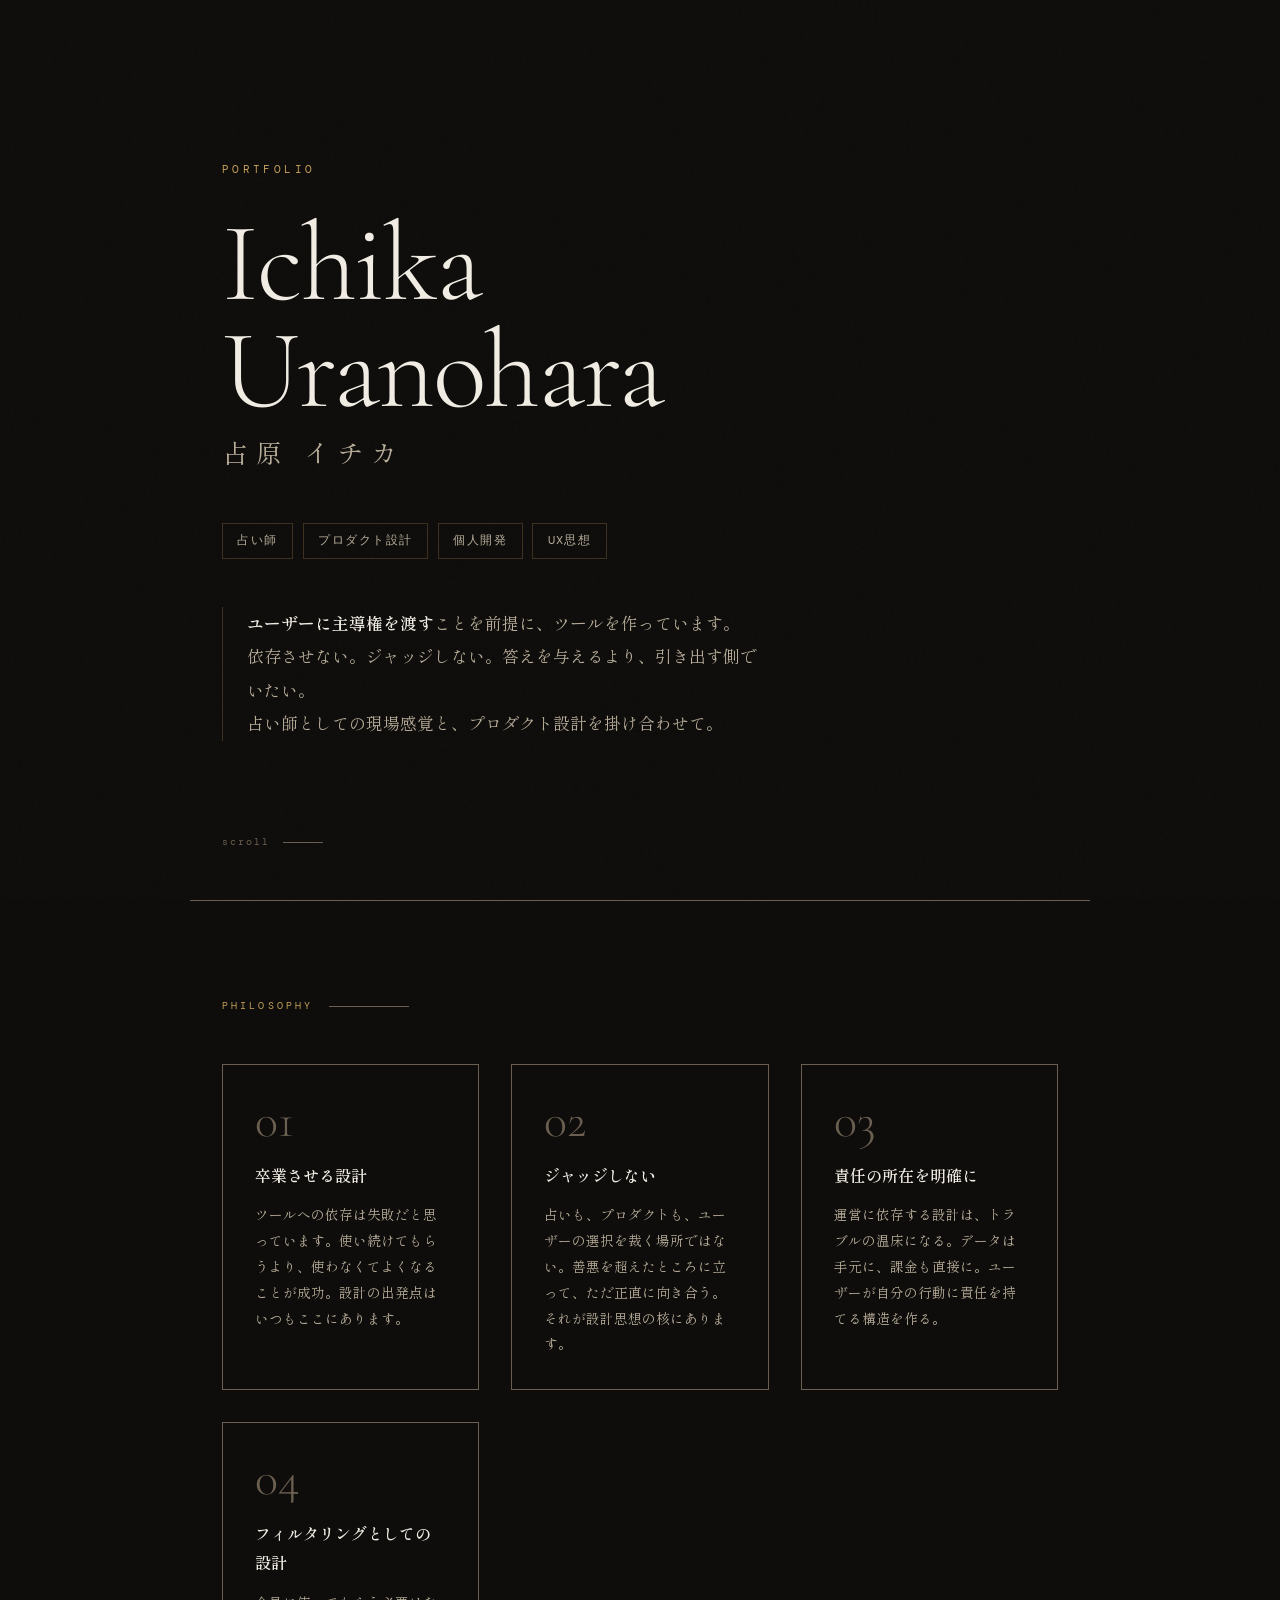
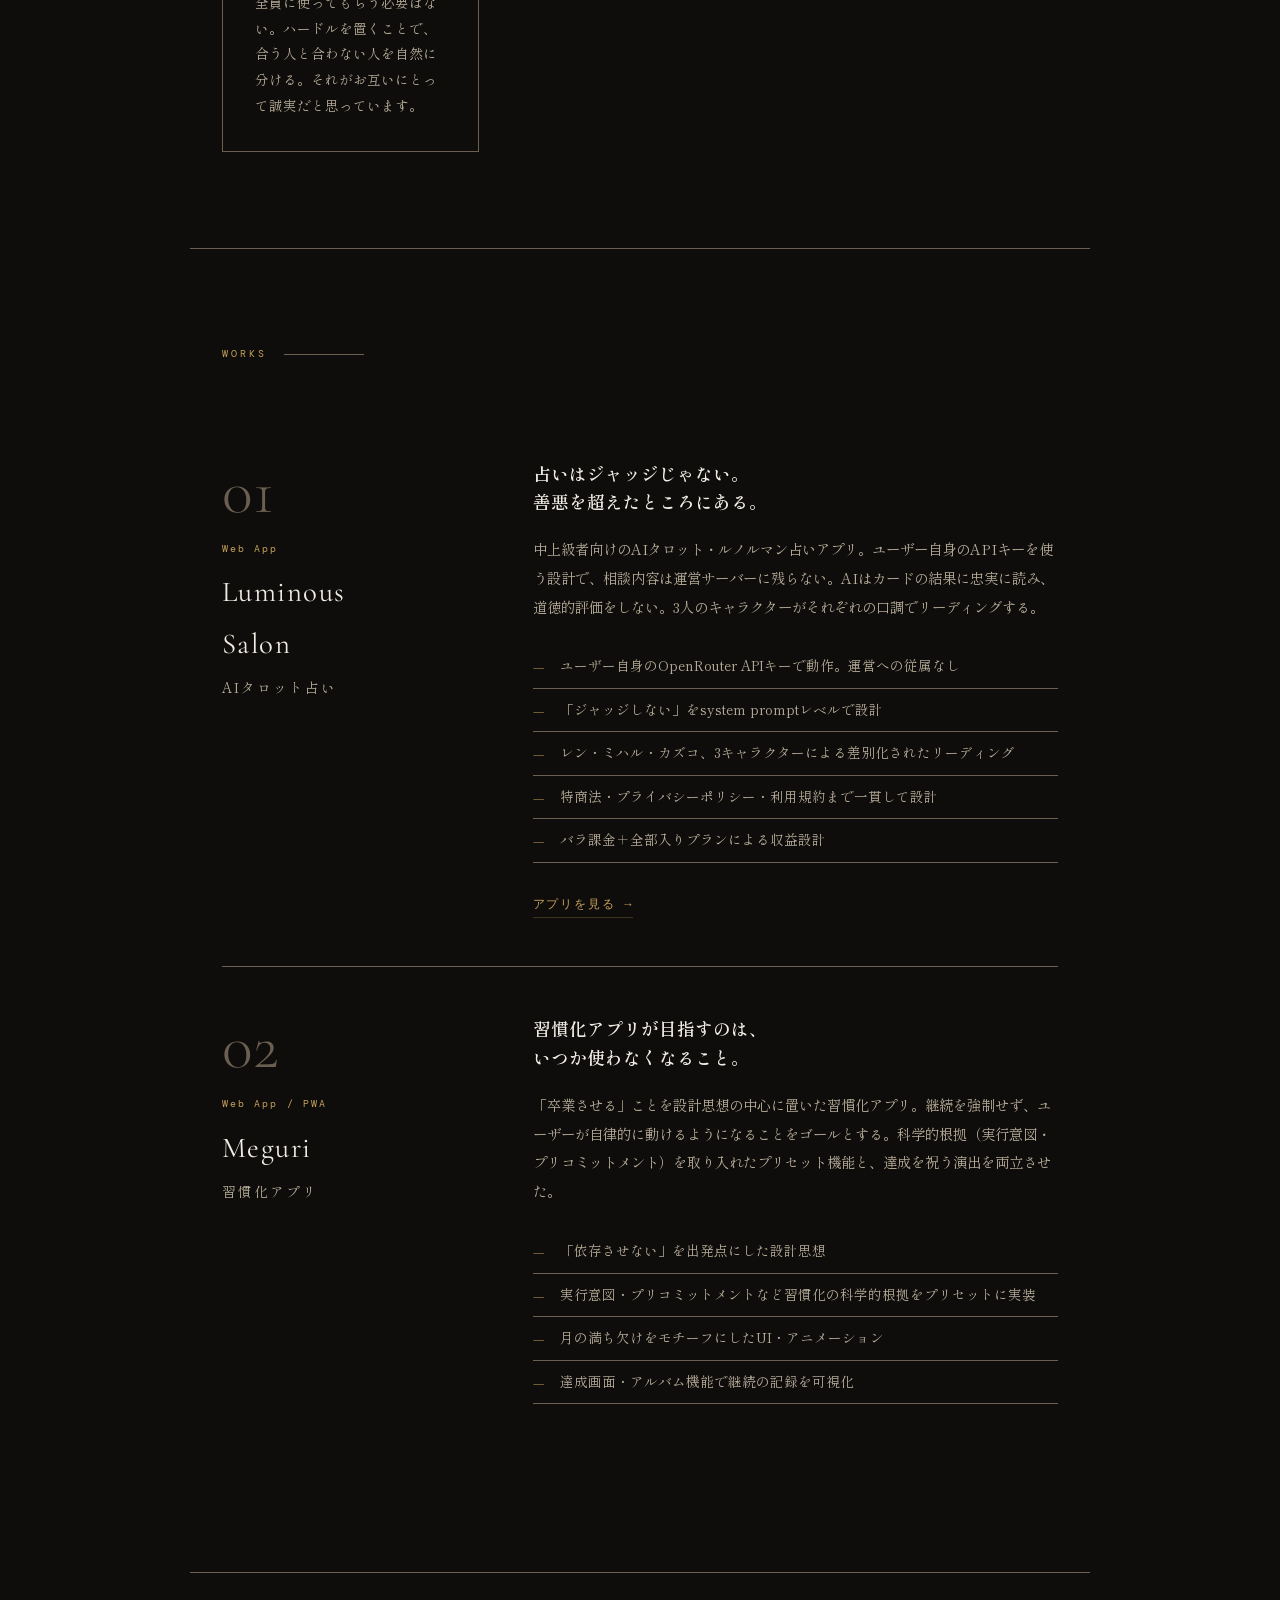
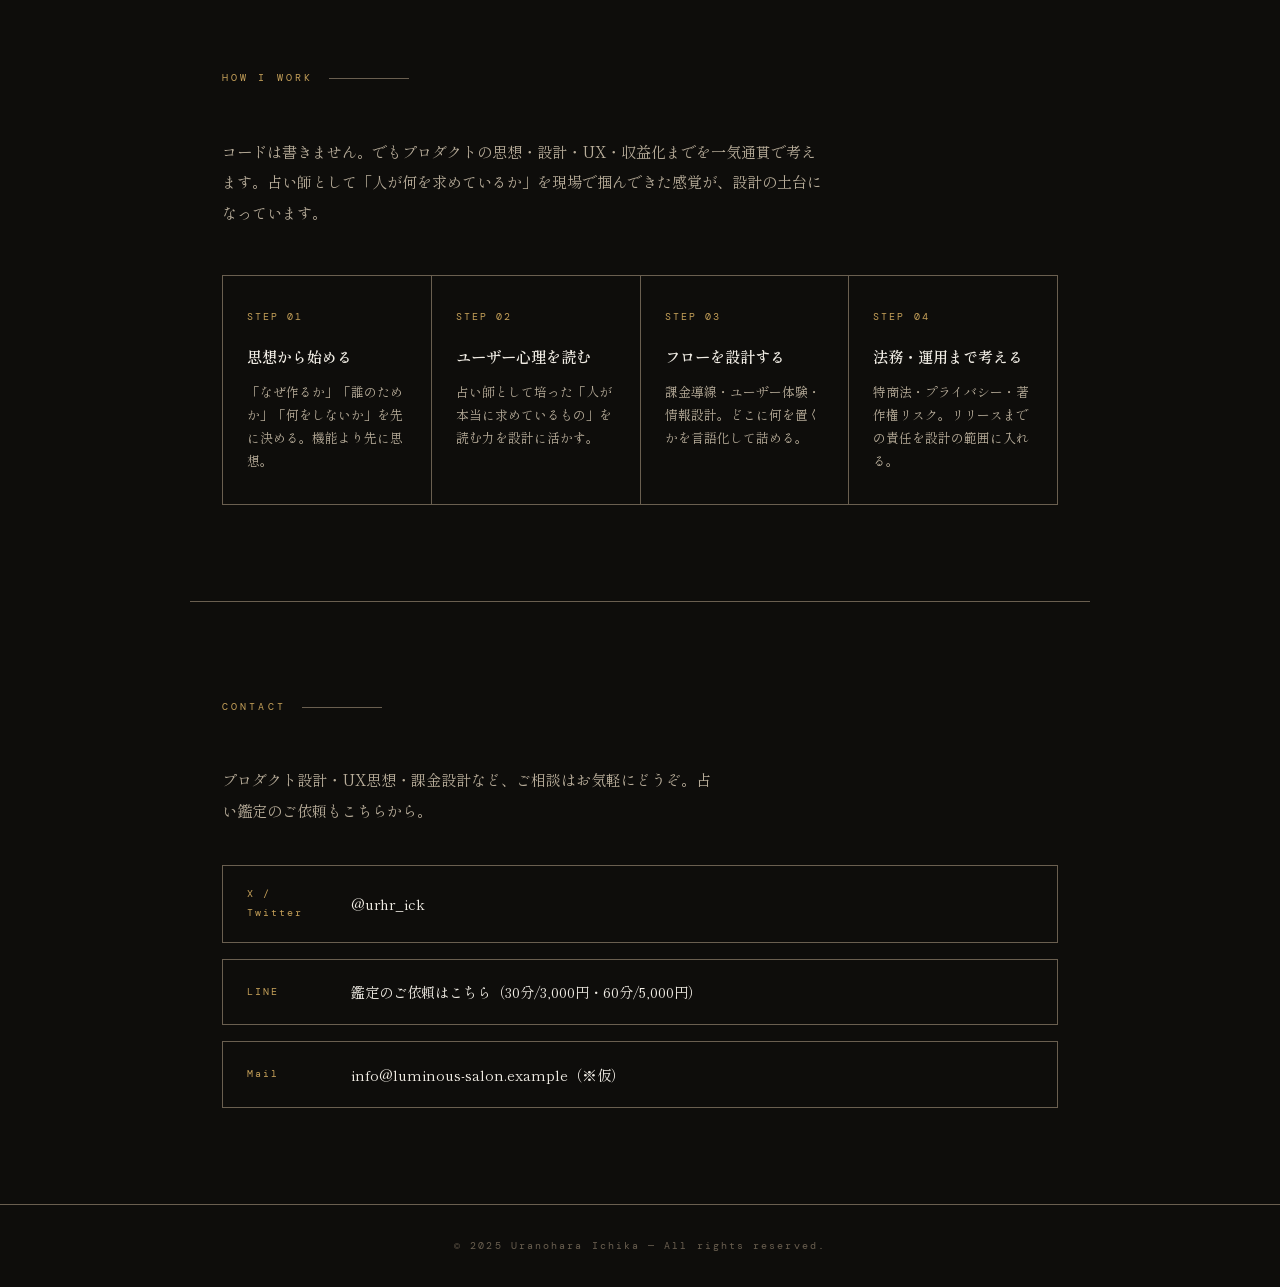
<file: portfolio.html>
<!DOCTYPE html>
<html lang="ja">
<head>
    <meta charset="UTF-8">
    <meta name="viewport" content="width=device-width, initial-scale=1.0">
    <title>占原イチカ — Portfolio</title>
    <link rel="preconnect" href="https://fonts.googleapis.com">
    <link rel="preconnect" href="https://fonts.gstatic.com" crossorigin>
    <link href="https://fonts.googleapis.com/css2?family=Cormorant+Garamond:ital,wght@0,300;0,400;0,600;1,300;1,400&family=Shippori+Mincho:wght@400;600;700&family=DM+Mono:wght@300;400&display=swap" rel="stylesheet">
    <style>
:root {
    --bg: #0e0d0b;
    --surface: #161410;
    --gold: #C5A059;
    --gold-dim: rgba(197,160,89,0.15);
    --gold-line: rgba(197,160,89,0.25);
    --text: #f0ece4;
    --text-muted: #b8ad9a;
    --text-dim: #6a5f50;
    --font-en: 'Cormorant Garamond', serif;
    --font-jp: 'Shippori Mincho', serif;
    --font-mono: 'DM Mono', monospace;
}

* { box-sizing: border-box; margin: 0; padding: 0; }
html { scroll-behavior: smooth; color-scheme: dark; }

body {
    background: var(--bg);
    color: var(--text);
    font-family: var(--font-jp);
    line-height: 1.8;
    overflow-x: hidden;
}

/* === NOISE TEXTURE === */
body::before {
    content: '';
    position: fixed;
    inset: 0;
    background-image: url("data:image/svg+xml,%3Csvg viewBox='0 0 256 256' xmlns='http://www.w3.org/2000/svg'%3E%3Cfilter id='noise'%3E%3CfeTurbulence type='fractalNoise' baseFrequency='0.9' numOctaves='4' stitchTiles='stitch'/%3E%3C/filter%3E%3Crect width='100%25' height='100%25' filter='url(%23noise)' opacity='0.04'/%3E%3C/svg%3E");
    pointer-events: none;
    z-index: 0;
    opacity: 0.4;
}

/* === HERO === */
.hero {
    min-height: 100vh;
    display: flex;
    flex-direction: column;
    justify-content: center;
    padding: 4rem 2rem;
    position: relative;
    max-width: 900px;
    margin: 0 auto;
}

.hero-eyebrow {
    font-family: var(--font-mono);
    font-size: 0.7rem;
    letter-spacing: 0.3em;
    color: var(--gold);
    text-transform: uppercase;
    margin-bottom: 2rem;
    opacity: 0;
    animation: fadeUp 0.8s ease forwards 0.2s;
}

.hero-name {
    font-family: var(--font-en);
    font-size: clamp(3.5rem, 10vw, 7rem);
    font-weight: 300;
    line-height: 0.95;
    letter-spacing: -0.02em;
    margin-bottom: 0.3rem;
    opacity: 0;
    animation: fadeUp 0.8s ease forwards 0.4s;
}

.hero-name-jp {
    font-family: var(--font-jp);
    font-size: clamp(1rem, 3vw, 1.6rem);
    font-weight: 400;
    color: var(--text-muted);
    letter-spacing: 0.3em;
    margin-bottom: 3rem;
    opacity: 0;
    animation: fadeUp 0.8s ease forwards 0.5s;
}

.hero-tags {
    display: flex;
    flex-wrap: wrap;
    gap: 0.6rem;
    margin-bottom: 3rem;
    opacity: 0;
    animation: fadeUp 0.8s ease forwards 0.6s;
}

.tag {
    border: 1px solid var(--gold-line);
    padding: 0.35rem 0.9rem;
    font-size: 0.78rem;
    letter-spacing: 0.12em;
    color: var(--text-muted);
    font-family: var(--font-mono);
}

.hero-statement {
    max-width: 540px;
    font-size: 1.05rem;
    color: var(--text-muted);
    line-height: 2;
    border-left: 1px solid var(--gold-line);
    padding-left: 1.5rem;
    opacity: 0;
    animation: fadeUp 0.8s ease forwards 0.7s;
}

.hero-statement strong {
    color: var(--text);
    font-weight: 600;
}

.scroll-hint {
    position: absolute;
    bottom: 3rem;
    left: 2rem;
    font-family: var(--font-mono);
    font-size: 0.65rem;
    letter-spacing: 0.2em;
    color: var(--text-dim);
    display: flex;
    align-items: center;
    gap: 0.8rem;
    opacity: 0;
    animation: fadeUp 0.8s ease forwards 1s;
}

.scroll-hint::after {
    content: '';
    display: block;
    width: 40px;
    height: 1px;
    background: var(--text-dim);
}

/* === SECTIONS === */
section {
    max-width: 900px;
    margin: 0 auto;
    padding: 6rem 2rem;
    border-top: 1px solid var(--text-dim);
}

.section-label {
    font-family: var(--font-mono);
    font-size: 0.65rem;
    letter-spacing: 0.3em;
    color: var(--gold);
    text-transform: uppercase;
    margin-bottom: 3rem;
    display: flex;
    align-items: center;
    gap: 1rem;
}

.section-label::after {
    content: '';
    flex: 1;
    height: 1px;
    background: var(--text-dim);
    max-width: 80px;
}

/* === PHILOSOPHY === */
.philosophy-grid {
    display: grid;
    grid-template-columns: repeat(auto-fit, minmax(240px, 1fr));
    gap: 2rem;
}

.philosophy-item {
    padding: 2rem;
    border: 1px solid var(--text-dim);
    position: relative;
    transition: border-color 0.3s;
}

.philosophy-item:hover {
    border-color: var(--gold-line);
}

.philosophy-num {
    font-family: var(--font-en);
    font-size: 3rem;
    font-weight: 300;
    color: var(--text-dim);
    line-height: 1;
    margin-bottom: 1rem;
}

.philosophy-title {
    font-size: 1rem;
    font-weight: 600;
    margin-bottom: 0.8rem;
    color: var(--text);
}

.philosophy-body {
    font-size: 0.85rem;
    color: var(--text-muted);
    line-height: 1.9;
}

/* === WORKS === */
.work-item {
    display: grid;
    grid-template-columns: 1fr 2fr;
    gap: 3rem;
    padding: 3rem 0;
    border-bottom: 1px solid var(--text-dim);
}

.work-item:last-child { border-bottom: none; }

.work-meta {}

.work-number {
    font-family: var(--font-en);
    font-size: 4rem;
    font-weight: 300;
    color: var(--text-dim);
    line-height: 1;
    margin-bottom: 1rem;
}

.work-type {
    font-family: var(--font-mono);
    font-size: 0.65rem;
    letter-spacing: 0.2em;
    color: var(--gold);
    margin-bottom: 0.5rem;
}

.work-name {
    font-family: var(--font-en);
    font-size: 1.8rem;
    font-weight: 400;
    letter-spacing: 0.05em;
    margin-bottom: 0.3rem;
}

.work-name-jp {
    font-size: 0.85rem;
    color: var(--text-muted);
    letter-spacing: 0.15em;
}

.work-content {}

.work-tagline {
    font-size: 1.1rem;
    font-weight: 600;
    color: var(--text);
    margin-bottom: 1.2rem;
    line-height: 1.6;
}

.work-body {
    font-size: 0.9rem;
    color: var(--text-muted);
    line-height: 2;
    margin-bottom: 1.5rem;
}

.work-points {
    list-style: none;
    margin-bottom: 1.5rem;
}

.work-points li {
    font-size: 0.85rem;
    color: var(--text-muted);
    padding: 0.5rem 0;
    border-bottom: 1px solid var(--text-dim);
    display: flex;
    gap: 1rem;
    align-items: baseline;
}

.work-points li::before {
    content: '—';
    color: var(--gold);
    flex-shrink: 0;
    font-family: var(--font-en);
}

.work-link {
    display: inline-flex;
    align-items: center;
    gap: 0.6rem;
    font-family: var(--font-mono);
    font-size: 0.75rem;
    letter-spacing: 0.15em;
    color: var(--gold);
    text-decoration: none;
    border-bottom: 1px solid var(--gold-line);
    padding-bottom: 2px;
    transition: border-color 0.2s;
}

.work-link:hover { border-color: var(--gold); }

/* === PROCESS === */
.process-intro {
    font-size: 0.95rem;
    color: var(--text-muted);
    line-height: 2;
    max-width: 600px;
    margin-bottom: 3rem;
}

.process-steps {
    display: grid;
    grid-template-columns: repeat(auto-fit, minmax(200px, 1fr));
    gap: 1px;
    background: var(--text-dim);
    border: 1px solid var(--text-dim);
}

.process-step {
    background: var(--bg);
    padding: 2rem 1.5rem;
}

.process-step-num {
    font-family: var(--font-mono);
    font-size: 0.65rem;
    letter-spacing: 0.2em;
    color: var(--gold);
    margin-bottom: 1rem;
}

.process-step-title {
    font-size: 0.95rem;
    font-weight: 600;
    margin-bottom: 0.6rem;
}

.process-step-body {
    font-size: 0.8rem;
    color: var(--text-muted);
    line-height: 1.8;
}

/* === CONTACT === */
.contact-body {
    font-size: 0.95rem;
    color: var(--text-muted);
    line-height: 2;
    max-width: 500px;
    margin-bottom: 2.5rem;
}

.contact-links {
    display: flex;
    flex-direction: column;
    gap: 1rem;
}

.contact-link {
    display: flex;
    align-items: center;
    gap: 1.5rem;
    text-decoration: none;
    padding: 1.2rem 1.5rem;
    border: 1px solid var(--text-dim);
    transition: border-color 0.3s, background 0.3s;
}

.contact-link:hover {
    border-color: var(--gold-line);
    background: var(--gold-dim);
}

.contact-link-label {
    font-family: var(--font-mono);
    font-size: 0.65rem;
    letter-spacing: 0.2em;
    color: var(--gold);
    width: 80px;
    flex-shrink: 0;
}

.contact-link-text {
    font-size: 0.9rem;
    color: var(--text);
}

/* === FOOTER === */
footer {
    border-top: 1px solid var(--text-dim);
    padding: 2rem;
    text-align: center;
    font-family: var(--font-mono);
    font-size: 0.65rem;
    letter-spacing: 0.2em;
    color: var(--text-dim);
}

/* === ANIMATIONS === */
@keyframes fadeUp {
    from { opacity: 0; transform: translateY(20px); }
    to { opacity: 1; transform: translateY(0); }
}

/* === RESPONSIVE === */
@media (max-width: 640px) {
    .work-item { grid-template-columns: 1fr; gap: 1.5rem; }
    .work-number { font-size: 2.5rem; }
    .hero-name { font-size: 3rem; }
    .philosophy-grid { grid-template-columns: 1fr; }
    .process-steps { grid-template-columns: 1fr; }
}
    </style>
</head>
<body>

<!-- HERO -->
<div class="hero">
    <p class="hero-eyebrow">Portfolio</p>
    <h1 class="hero-name">Ichika<br>Uranohara</h1>
    <p class="hero-name-jp">占原 イチカ</p>
    <div class="hero-tags">
        <span class="tag">占い師</span>
        <span class="tag">プロダクト設計</span>
        <span class="tag">個人開発</span>
        <span class="tag">UX思想</span>
    </div>
    <p class="hero-statement">
        <strong>ユーザーに主導権を渡す</strong>ことを前提に、ツールを作っています。<br>
        依存させない。ジャッジしない。答えを与えるより、引き出す側でいたい。<br>
        占い師としての現場感覚と、プロダクト設計を掛け合わせて。
    </p>
    <p class="scroll-hint">scroll</p>
</div>

<!-- PHILOSOPHY -->
<section>
    <p class="section-label">Philosophy</p>
    <div class="philosophy-grid">
        <div class="philosophy-item">
            <div class="philosophy-num">01</div>
            <p class="philosophy-title">卒業させる設計</p>
            <p class="philosophy-body">ツールへの依存は失敗だと思っています。使い続けてもらうより、使わなくてよくなることが成功。設計の出発点はいつもここにあります。</p>
        </div>
        <div class="philosophy-item">
            <div class="philosophy-num">02</div>
            <p class="philosophy-title">ジャッジしない</p>
            <p class="philosophy-body">占いも、プロダクトも、ユーザーの選択を裁く場所ではない。善悪を超えたところに立って、ただ正直に向き合う。それが設計思想の核にあります。</p>
        </div>
        <div class="philosophy-item">
            <div class="philosophy-num">03</div>
            <p class="philosophy-title">責任の所在を明確に</p>
            <p class="philosophy-body">運営に依存する設計は、トラブルの温床になる。データは手元に、課金も直接に。ユーザーが自分の行動に責任を持てる構造を作る。</p>
        </div>
        <div class="philosophy-item">
            <div class="philosophy-num">04</div>
            <p class="philosophy-title">フィルタリングとしての設計</p>
            <p class="philosophy-body">全員に使ってもらう必要はない。ハードルを置くことで、合う人と合わない人を自然に分ける。それがお互いにとって誠実だと思っています。</p>
        </div>
    </div>
</section>

<!-- WORKS -->
<section>
    <p class="section-label">Works</p>

    <div class="work-item">
        <div class="work-meta">
            <div class="work-number">01</div>
            <p class="work-type">Web App</p>
            <p class="work-name">Luminous<br>Salon</p>
            <p class="work-name-jp">AIタロット占い</p>
        </div>
        <div class="work-content">
            <p class="work-tagline">占いはジャッジじゃない。<br>善悪を超えたところにある。</p>
            <p class="work-body">中上級者向けのAIタロット・ルノルマン占いアプリ。ユーザー自身のAPIキーを使う設計で、相談内容は運営サーバーに残らない。AIはカードの結果に忠実に読み、道徳的評価をしない。3人のキャラクターがそれぞれの口調でリーディングする。</p>
            <ul class="work-points">
                <li>ユーザー自身のOpenRouter APIキーで動作。運営への従属なし</li>
                <li>「ジャッジしない」をsystem promptレベルで設計</li>
                <li>レン・ミハル・カズコ、3キャラクターによる差別化されたリーディング</li>
                <li>特商法・プライバシーポリシー・利用規約まで一貫して設計</li>
                <li>バラ課金＋全部入りプランによる収益設計</li>
            </ul>
            <a class="work-link" href="luminous-reading.html">アプリを見る →</a>
        </div>
    </div>

    <div class="work-item">
        <div class="work-meta">
            <div class="work-number">02</div>
            <p class="work-type">Web App / PWA</p>
            <p class="work-name">Meguri</p>
            <p class="work-name-jp">習慣化アプリ</p>
        </div>
        <div class="work-content">
            <p class="work-tagline">習慣化アプリが目指すのは、<br>いつか使わなくなること。</p>
            <p class="work-body">「卒業させる」ことを設計思想の中心に置いた習慣化アプリ。継続を強制せず、ユーザーが自律的に動けるようになることをゴールとする。科学的根拠（実行意図・プリコミットメント）を取り入れたプリセット機能と、達成を祝う演出を両立させた。</p>
            <ul class="work-points">
                <li>「依存させない」を出発点にした設計思想</li>
                <li>実行意図・プリコミットメントなど習慣化の科学的根拠をプリセットに実装</li>
                <li>月の満ち欠けをモチーフにしたUI・アニメーション</li>
                <li>達成画面・アルバム機能で継続の記録を可視化</li>
            </ul>
        </div>
    </div>
</section>

<!-- PROCESS -->
<section>
    <p class="section-label">How I Work</p>
    <p class="process-intro">コードは書きません。でもプロダクトの思想・設計・UX・収益化までを一気通貫で考えます。占い師として「人が何を求めているか」を現場で掴んできた感覚が、設計の土台になっています。</p>
    <div class="process-steps">
        <div class="process-step">
            <p class="process-step-num">STEP 01</p>
            <p class="process-step-title">思想から始める</p>
            <p class="process-step-body">「なぜ作るか」「誰のためか」「何をしないか」を先に決める。機能より先に思想。</p>
        </div>
        <div class="process-step">
            <p class="process-step-num">STEP 02</p>
            <p class="process-step-title">ユーザー心理を読む</p>
            <p class="process-step-body">占い師として培った「人が本当に求めているもの」を読む力を設計に活かす。</p>
        </div>
        <div class="process-step">
            <p class="process-step-num">STEP 03</p>
            <p class="process-step-title">フローを設計する</p>
            <p class="process-step-body">課金導線・ユーザー体験・情報設計。どこに何を置くかを言語化して詰める。</p>
        </div>
        <div class="process-step">
            <p class="process-step-num">STEP 04</p>
            <p class="process-step-title">法務・運用まで考える</p>
            <p class="process-step-body">特商法・プライバシー・著作権リスク。リリースまでの責任を設計の範囲に入れる。</p>
        </div>
    </div>
</section>

<!-- CONTACT -->
<section>
    <p class="section-label">Contact</p>
    <p class="contact-body">プロダクト設計・UX思想・課金設計など、ご相談はお気軽にどうぞ。占い鑑定のご依頼もこちらから。</p>
    <div class="contact-links">
        <a class="contact-link" href="https://twitter.com/urhr_ick" target="_blank">
            <span class="contact-link-label">X / Twitter</span>
            <span class="contact-link-text">@urhr_ick</span>
        </a>
        <a class="contact-link" href="https://line.me/R/ti/p/@656htpns" target="_blank">
            <span class="contact-link-label">LINE</span>
            <span class="contact-link-text">鑑定のご依頼はこちら（30分/3,000円・60分/5,000円）</span>
        </a>
        <a class="contact-link" href="mailto:info@luminous-salon.example">
            <span class="contact-link-label">Mail</span>
            <span class="contact-link-text">info@luminous-salon.example（※仮）</span>
        </a>
    </div>
</section>

<footer>
    &copy; 2025 Uranohara Ichika — All rights reserved.
</footer>

</body>
</html>
</file>
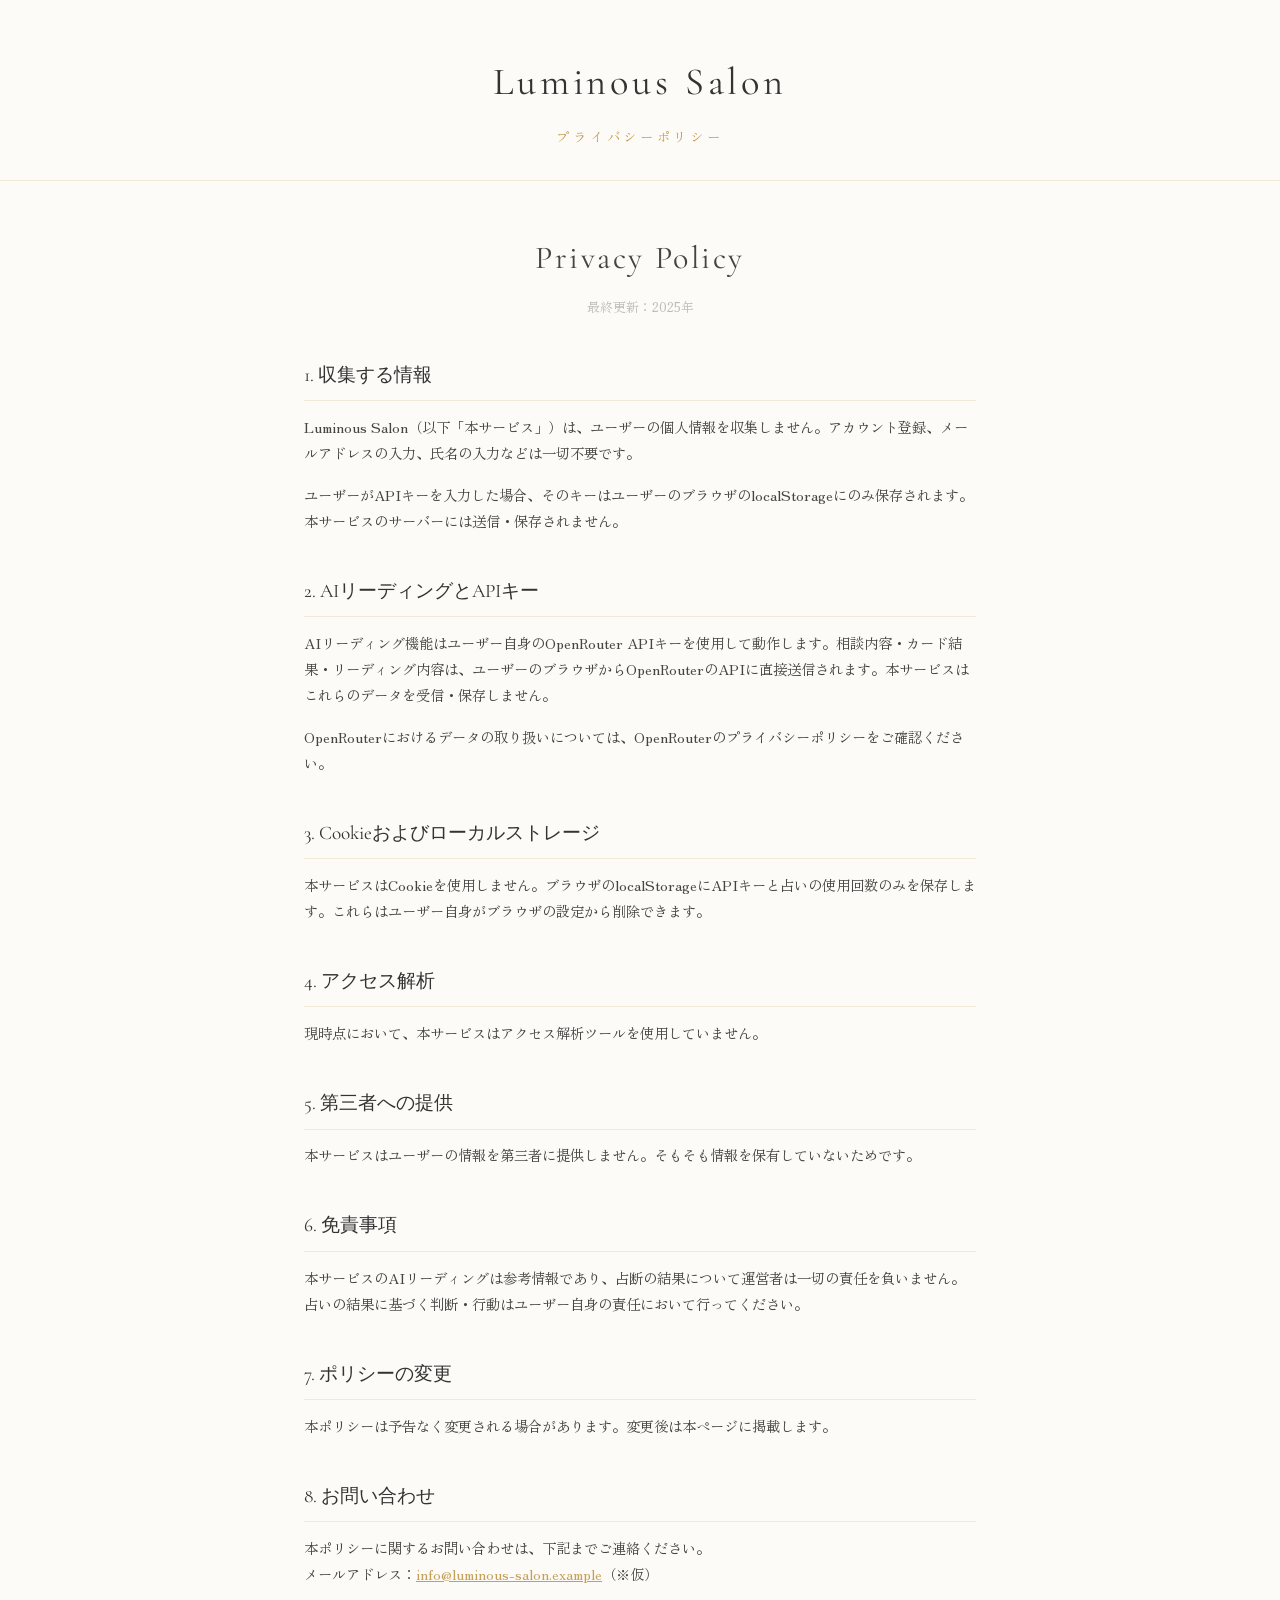
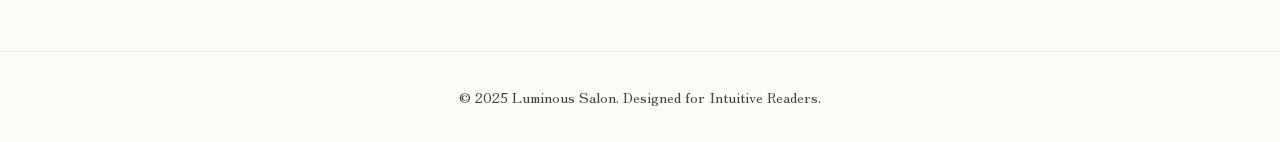
<file: privacy.html>
<!DOCTYPE html>
<html lang="ja">
<head>
    <meta charset="UTF-8">
    <meta name="viewport" content="width=device-width, initial-scale=1.0">
    <title>プライバシーポリシー - Luminous Salon</title>
    <link rel="preconnect" href="https://fonts.googleapis.com">
    <link rel="preconnect" href="https://fonts.gstatic.com" crossorigin>
    <link href="https://fonts.googleapis.com/css2?family=Cormorant+Garamond:wght@400;600&family=Zen+Old+Mincho:wght@400;600&display=swap" rel="stylesheet">
    <style>
:root { --bg-color: #FDFBF7; --text-color: #333333; --accent-color: #C5A059; --font-jp: 'Zen Old Mincho', serif; --font-en: 'Cormorant Garamond', serif; }
* { box-sizing: border-box; }
body { background: var(--bg-color); color: var(--text-color); font-family: var(--font-jp); margin: 0; padding: 0; line-height: 1.8; display: flex; flex-direction: column; min-height: 100vh; }
.site-header { text-align: center; padding: 3rem 1rem 2rem; border-bottom: 1px solid rgba(197,160,89,0.2); }
.site-header h1 { font-family: var(--font-en); font-size: 2.4rem; margin: 0; font-weight: 400; letter-spacing: 0.1em; }
.site-header h1 a { color: inherit; text-decoration: none; }
.subtitle { font-size: 0.85rem; color: var(--accent-color); margin-top: 0.4rem; letter-spacing: 0.2em; }
main { flex: 1; max-width: 720px; margin: 0 auto; padding: 3rem 1.5rem 4rem; width: 100%; }
.page-title { font-family: var(--font-en); font-size: 2rem; font-weight: 400; letter-spacing: 0.08em; text-align: center; margin-bottom: 0.5rem; }
.page-subtitle { text-align: center; font-size: 0.85rem; color: #999; margin-bottom: 3rem; letter-spacing: 0.1em; }
h2 { font-family: var(--font-en); font-size: 1.2rem; font-weight: 400; margin: 2.5rem 0 0.8rem; padding-bottom: 0.5rem; border-bottom: 1px solid rgba(197,160,89,0.2); }
p { font-size: 0.9rem; color: #444; margin: 0 0 1rem; }
p:last-child { margin-bottom: 0; }
.updated { text-align: center; font-size: 0.8rem; color: #bbb; margin-bottom: 2rem; }
footer { text-align: center; padding: 2rem; font-size: 0.8rem; color: #999; border-top: 1px solid rgba(0,0,0,0.05); }
@media (max-width: 600px) { .site-header h1 { font-size: 1.8rem; } main { padding: 2rem 1rem 3rem; } }
    </style>
</head>
<body>
<header class="site-header">
    <h1><a href="luminous-reading.html">Luminous Salon</a></h1>
    <p class="subtitle">プライバシーポリシー</p>
</header>
<main>
    <p class="page-title">Privacy Policy</p>
    <p class="updated">最終更新：2025年</p>

    <h2>1. 収集する情報</h2>
    <p>Luminous Salon（以下「本サービス」）は、ユーザーの個人情報を収集しません。アカウント登録、メールアドレスの入力、氏名の入力などは一切不要です。</p>
    <p>ユーザーがAPIキーを入力した場合、そのキーはユーザーのブラウザのlocalStorageにのみ保存されます。本サービスのサーバーには送信・保存されません。</p>

    <h2>2. AIリーディングとAPIキー</h2>
    <p>AIリーディング機能はユーザー自身のOpenRouter APIキーを使用して動作します。相談内容・カード結果・リーディング内容は、ユーザーのブラウザからOpenRouterのAPIに直接送信されます。本サービスはこれらのデータを受信・保存しません。</p>
    <p>OpenRouterにおけるデータの取り扱いについては、OpenRouterのプライバシーポリシーをご確認ください。</p>

    <h2>3. Cookieおよびローカルストレージ</h2>
    <p>本サービスはCookieを使用しません。ブラウザのlocalStorageにAPIキーと占いの使用回数のみを保存します。これらはユーザー自身がブラウザの設定から削除できます。</p>

    <h2>4. アクセス解析</h2>
    <p>現時点において、本サービスはアクセス解析ツールを使用していません。</p>

    <h2>5. 第三者への提供</h2>
    <p>本サービスはユーザーの情報を第三者に提供しません。そもそも情報を保有していないためです。</p>

    <h2>6. 免責事項</h2>
    <p>本サービスのAIリーディングは参考情報であり、占断の結果について運営者は一切の責任を負いません。占いの結果に基づく判断・行動はユーザー自身の責任において行ってください。</p>

    <h2>7. ポリシーの変更</h2>
    <p>本ポリシーは予告なく変更される場合があります。変更後は本ページに掲載します。</p>

    <h2>8. お問い合わせ</h2>
    <p>本ポリシーに関するお問い合わせは、下記までご連絡ください。<br>
    メールアドレス：<a href="mailto:info@luminous-salon.example" style="color:var(--accent-color);">info@luminous-salon.example</a>（※仮）</p>
</main>
<footer>
    <p>&copy; 2025 Luminous Salon. Designed for Intuitive Readers.</p>
</footer>
</body>
</html>
</file>
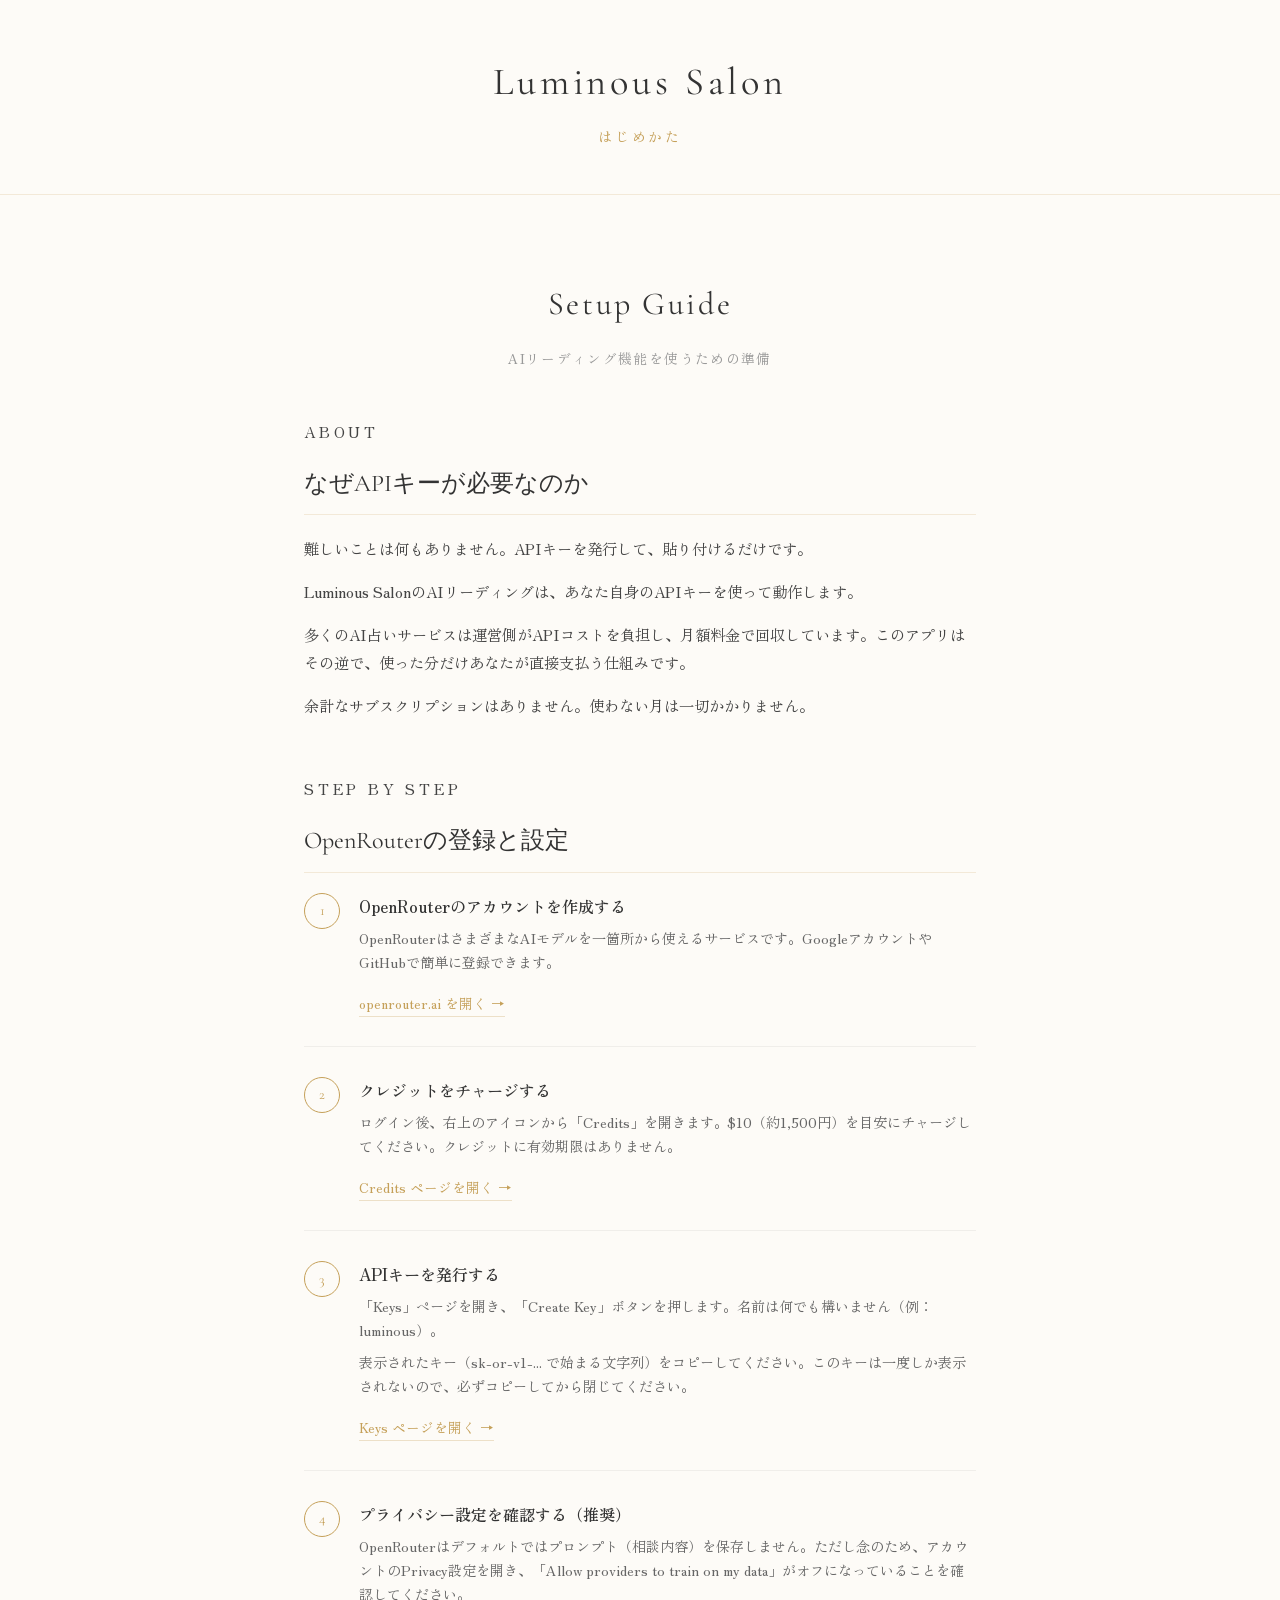
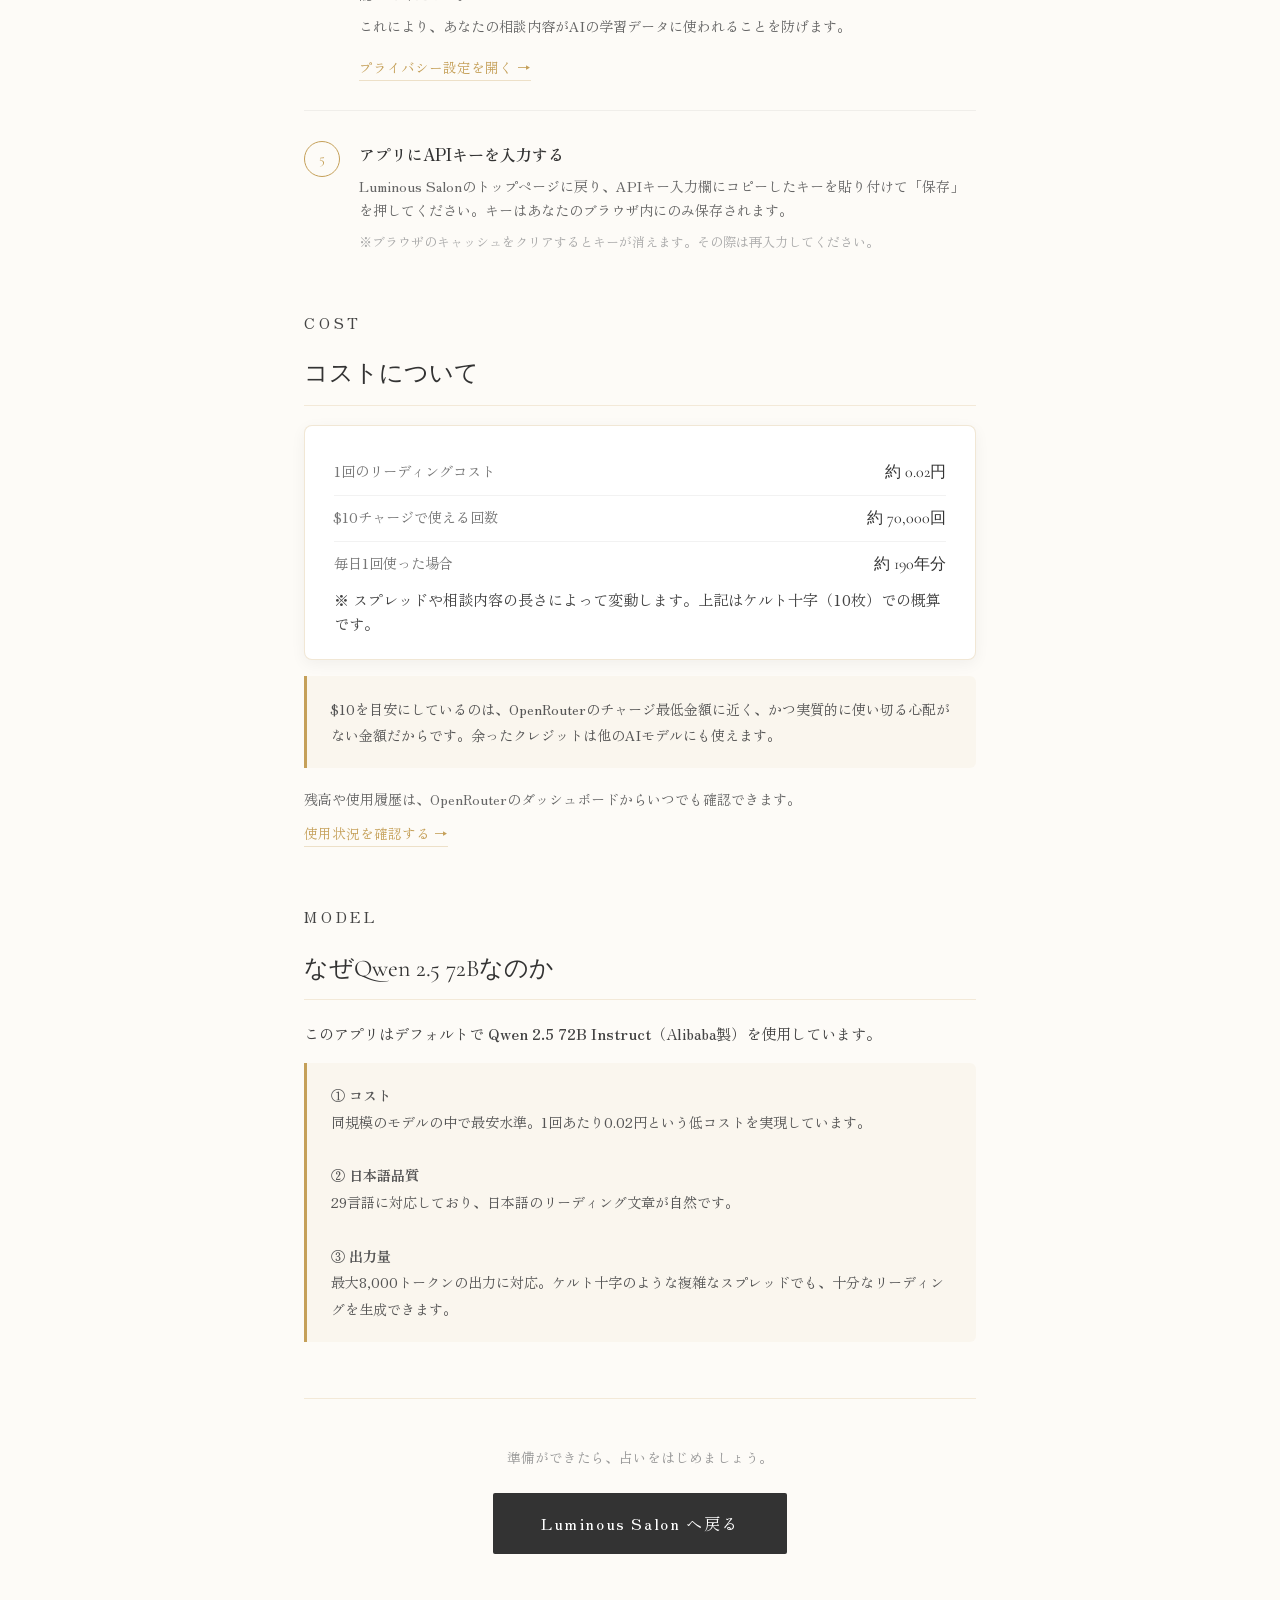
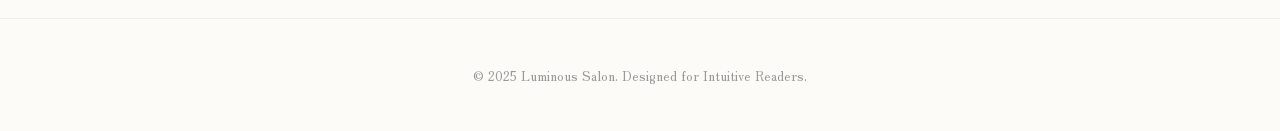
<file: setup.html>
<!DOCTYPE html>
<html lang="ja">
<head>
    <meta charset="UTF-8">
    <meta name="viewport" content="width=device-width, initial-scale=1.0">
    <title>はじめかた - Luminous Salon</title>
    <link rel="preconnect" href="https://fonts.googleapis.com">
    <link rel="preconnect" href="https://fonts.gstatic.com" crossorigin>
    <link href="https://fonts.googleapis.com/css2?family=Cormorant+Garamond:wght@400;600&family=Zen+Old+Mincho:wght@400;600&display=swap" rel="stylesheet">
    <style>
:root {
    --bg-color: #FDFBF7;
    --text-color: #333333;
    --accent-color: #C5A059;
    --accent-hover: #A77D4A;
    --card-shadow: 0 4px 15px rgba(0,0,0,0.05);
    --font-jp: 'Zen Old Mincho', serif;
    --font-en: 'Cormorant Garamond', serif;
}
* { box-sizing: border-box; }
body {
    background-color: var(--bg-color);
    color: var(--text-color);
    font-family: var(--font-jp);
    margin: 0; padding: 0;
    line-height: 1.8;
    display: flex; flex-direction: column; min-height: 100vh;
}
.site-header {
    text-align: center;
    padding: 3rem 1rem 2rem;
    border-bottom: 1px solid rgba(197,160,89,0.2);
}
.site-header h1 { font-family: var(--font-en); font-size: 2.4rem; margin: 0; font-weight: 400; letter-spacing: 0.1em; }
.site-header h1 a { color: inherit; text-decoration: none; }
.subtitle { font-size: 0.85rem; color: var(--accent-color); margin-top: 0.4rem; letter-spacing: 0.2em; }
main { flex: 1; max-width: 720px; margin: 0 auto; padding: 3rem 1.5rem 4rem; width: 100%; }
.page-title { font-family: var(--font-en); font-size: 2rem; font-weight: 400; letter-spacing: 0.08em; text-align: center; margin-bottom: 0.5rem; }
.page-subtitle { text-align: center; font-size: 0.85rem; color: #999; margin-bottom: 3rem; letter-spacing: 0.1em; }
.section { margin-bottom: 3.5rem; }
.section-label { font-size: 0.7rem; letter-spacing: 0.25em; color: var(--accent-color); text-transform: uppercase; margin-bottom: 0.6rem; }
.section h2 { font-family: var(--font-en); font-size: 1.5rem; font-weight: 400; margin: 0 0 1.2rem; padding-bottom: 0.6rem; border-bottom: 1px solid rgba(197,160,89,0.2); }
.section p { font-size: 0.95rem; margin: 0 0 1rem; color: #444; }
.section p:last-child { margin-bottom: 0; }
.steps { list-style: none; padding: 0; margin: 0; }
.steps li { display: flex; gap: 1.2rem; align-items: flex-start; margin-bottom: 1.8rem; padding-bottom: 1.8rem; border-bottom: 1px solid rgba(0,0,0,0.05); }
.steps li:last-child { border-bottom: none; margin-bottom: 0; padding-bottom: 0; }
.step-num { flex-shrink: 0; width: 36px; height: 36px; border: 1px solid var(--accent-color); border-radius: 50%; display: flex; align-items: center; justify-content: center; font-family: var(--font-en); font-size: 0.9rem; color: var(--accent-color); margin-top: 0.1rem; }
.step-body { flex: 1; }
.step-body strong { display: block; font-size: 1rem; margin-bottom: 0.4rem; font-weight: 600; }
.step-body p { font-size: 0.88rem; color: #666; margin: 0 0 0.5rem; line-height: 1.7; }
.step-link { display: inline-block; margin-top: 0.5rem; color: var(--accent-color); font-size: 0.85rem; text-decoration: none; border-bottom: 1px solid rgba(197,160,89,0.3); padding-bottom: 1px; }
.step-link:hover { border-color: var(--accent-color); }
.cost-box { background: #fff; border: 1px solid rgba(197,160,89,0.25); border-radius: 8px; padding: 1.5rem 1.8rem; margin-top: 1.2rem; box-shadow: var(--card-shadow); }
.cost-row { display: flex; justify-content: space-between; align-items: baseline; padding: 0.5rem 0; border-bottom: 1px solid rgba(0,0,0,0.05); font-size: 0.9rem; }
.cost-row:last-of-type { border-bottom: none; }
.cost-label { color: #777; }
.cost-value { font-family: var(--font-en); font-size: 1rem; }
.cost-note { margin-top: 1rem; font-size: 0.8rem; color: #aaa; line-height: 1.6; }
.why-box { background: rgba(197,160,89,0.05); border-left: 3px solid var(--accent-color); padding: 1.2rem 1.5rem; border-radius: 0 6px 6px 0; margin-top: 1rem; }
.why-box p { font-size: 0.88rem; color: #555; margin: 0; line-height: 1.9; }
.cta-wrap { text-align: center; margin-top: 3rem; padding-top: 2rem; border-top: 1px solid rgba(197,160,89,0.2); }
.cta-wrap p { font-size: 0.85rem; color: #999; margin-bottom: 1.5rem; }
.cta-btn { display: inline-block; padding: 1rem 3rem; background: var(--text-color); color: #fff; font-family: var(--font-jp); font-size: 1rem; letter-spacing: 0.1em; text-decoration: none; border-radius: 2px; transition: background 0.3s; }
.cta-btn:hover { background: var(--accent-color); }
footer { text-align: center; padding: 2rem; font-size: 0.8rem; color: #999; border-top: 1px solid rgba(0,0,0,0.05); }
@media (max-width: 600px) {
    .site-header h1 { font-size: 1.8rem; }
    main { padding: 2rem 1rem 3rem; }
    .cost-row { flex-direction: column; gap: 0.2rem; }
}
    </style>
</head>
<body>
<header class="site-header">
    <h1><a href="luminous-reading.html">Luminous Salon</a></h1>
    <p class="subtitle">はじめかた</p>
</header>
<main>
    <p class="page-title">Setup Guide</p>
    <p class="page-subtitle">AIリーディング機能を使うための準備</p>

    <div class="section">
        <p class="section-label">About</p>
        <h2>なぜAPIキーが必要なのか</h2>
        <p>難しいことは何もありません。APIキーを発行して、貼り付けるだけです。</p>
        <p>Luminous SalonのAIリーディングは、あなた自身のAPIキーを使って動作します。</p>
        <p>多くのAI占いサービスは運営側がAPIコストを負担し、月額料金で回収しています。このアプリはその逆で、使った分だけあなたが直接支払う仕組みです。</p>
        <p>余計なサブスクリプションはありません。使わない月は一切かかりません。</p>
    </div>

    <div class="section">
        <p class="section-label">Step by Step</p>
        <h2>OpenRouterの登録と設定</h2>
        <ol class="steps">
            <li>
                <div class="step-num">1</div>
                <div class="step-body">
                    <strong>OpenRouterのアカウントを作成する</strong>
                    <p>OpenRouterはさまざまなAIモデルを一箇所から使えるサービスです。GoogleアカウントやGitHubで簡単に登録できます。</p>
                    <a class="step-link" href="https://openrouter.ai" target="_blank">openrouter.ai を開く →</a>
                </div>
            </li>
            <li>
                <div class="step-num">2</div>
                <div class="step-body">
                    <strong>クレジットをチャージする</strong>
                    <p>ログイン後、右上のアイコンから「Credits」を開きます。$10（約1,500円）を目安にチャージしてください。クレジットに有効期限はありません。</p>
                    <a class="step-link" href="https://openrouter.ai/credits" target="_blank">Credits ページを開く →</a>
                </div>
            </li>
            <li>
                <div class="step-num">3</div>
                <div class="step-body">
                    <strong>APIキーを発行する</strong>
                    <p>「Keys」ページを開き、「Create Key」ボタンを押します。名前は何でも構いません（例：luminous）。</p>
                    <p>表示されたキー（sk-or-v1-... で始まる文字列）をコピーしてください。このキーは一度しか表示されないので、必ずコピーしてから閉じてください。</p>
                    <a class="step-link" href="https://openrouter.ai/keys" target="_blank">Keys ページを開く →</a>
                </div>
            </li>
            <li>
                <div class="step-num">4</div>
                <div class="step-body">
                    <strong>プライバシー設定を確認する（推奨）</strong>
                    <p>OpenRouterはデフォルトではプロンプト（相談内容）を保存しません。ただし念のため、アカウントのPrivacy設定を開き、「Allow providers to train on my data」がオフになっていることを確認してください。</p>
                    <p>これにより、あなたの相談内容がAIの学習データに使われることを防げます。</p>
                    <a class="step-link" href="https://openrouter.ai/settings/privacy" target="_blank">プライバシー設定を開く →</a>
                </div>
            </li>
            <li>
                <div class="step-num">5</div>
                <div class="step-body">
                    <strong>アプリにAPIキーを入力する</strong>
                    <p>Luminous Salonのトップページに戻り、APIキー入力欄にコピーしたキーを貼り付けて「保存」を押してください。キーはあなたのブラウザ内にのみ保存されます。</p>
                    <p style="font-size:0.82rem;color:#aaa;">※ブラウザのキャッシュをクリアするとキーが消えます。その際は再入力してください。</p>
                </div>
            </li>
        </ol>
    </div>

    <div class="section">
        <p class="section-label">Cost</p>
        <h2>コストについて</h2>
        <div class="cost-box">
            <div class="cost-row">
                <span class="cost-label">1回のリーディングコスト</span>
                <span class="cost-value">約 0.02円</span>
            </div>
            <div class="cost-row">
                <span class="cost-label">$10チャージで使える回数</span>
                <span class="cost-value">約 70,000回</span>
            </div>
            <div class="cost-row">
                <span class="cost-label">毎日1回使った場合</span>
                <span class="cost-value">約 190年分</span>
            </div>
            <p class="cost-note">※ スプレッドや相談内容の長さによって変動します。上記はケルト十字（10枚）での概算です。</p>
        </div>
        <div class="why-box">
            <p>$10を目安にしているのは、OpenRouterのチャージ最低金額に近く、かつ実質的に使い切る心配がない金額だからです。余ったクレジットは他のAIモデルにも使えます。</p>
        </div>
        <p style="font-size:0.88rem;color:#666;margin-top:1.2rem;">残高や使用履歴は、OpenRouterのダッシュボードからいつでも確認できます。<br>
        <a class="step-link" href="https://openrouter.ai/activity" target="_blank">使用状況を確認する →</a></p>
    </div>

    <div class="section">
        <p class="section-label">Model</p>
        <h2>なぜQwen 2.5 72Bなのか</h2>
        <p>このアプリはデフォルトで <strong>Qwen 2.5 72B Instruct</strong>（Alibaba製）を使用しています。</p>
        <div class="why-box">
            <p>
                <strong>① コスト</strong><br>
                同規模のモデルの中で最安水準。1回あたり0.02円という低コストを実現しています。<br><br>
                <strong>② 日本語品質</strong><br>
                29言語に対応しており、日本語のリーディング文章が自然です。<br><br>
                <strong>③ 出力量</strong><br>
                最大8,000トークンの出力に対応。ケルト十字のような複雑なスプレッドでも、十分なリーディングを生成できます。
            </p>
        </div>
    </div>

    <div class="cta-wrap">
        <p>準備ができたら、占いをはじめましょう。</p>
        <a class="cta-btn" href="luminous-reading.html">Luminous Salon へ戻る</a>
    </div>
</main>
<footer>
    <p>&copy; 2025 Luminous Salon. Designed for Intuitive Readers.</p>
</footer>
</body>
</html>
</file>
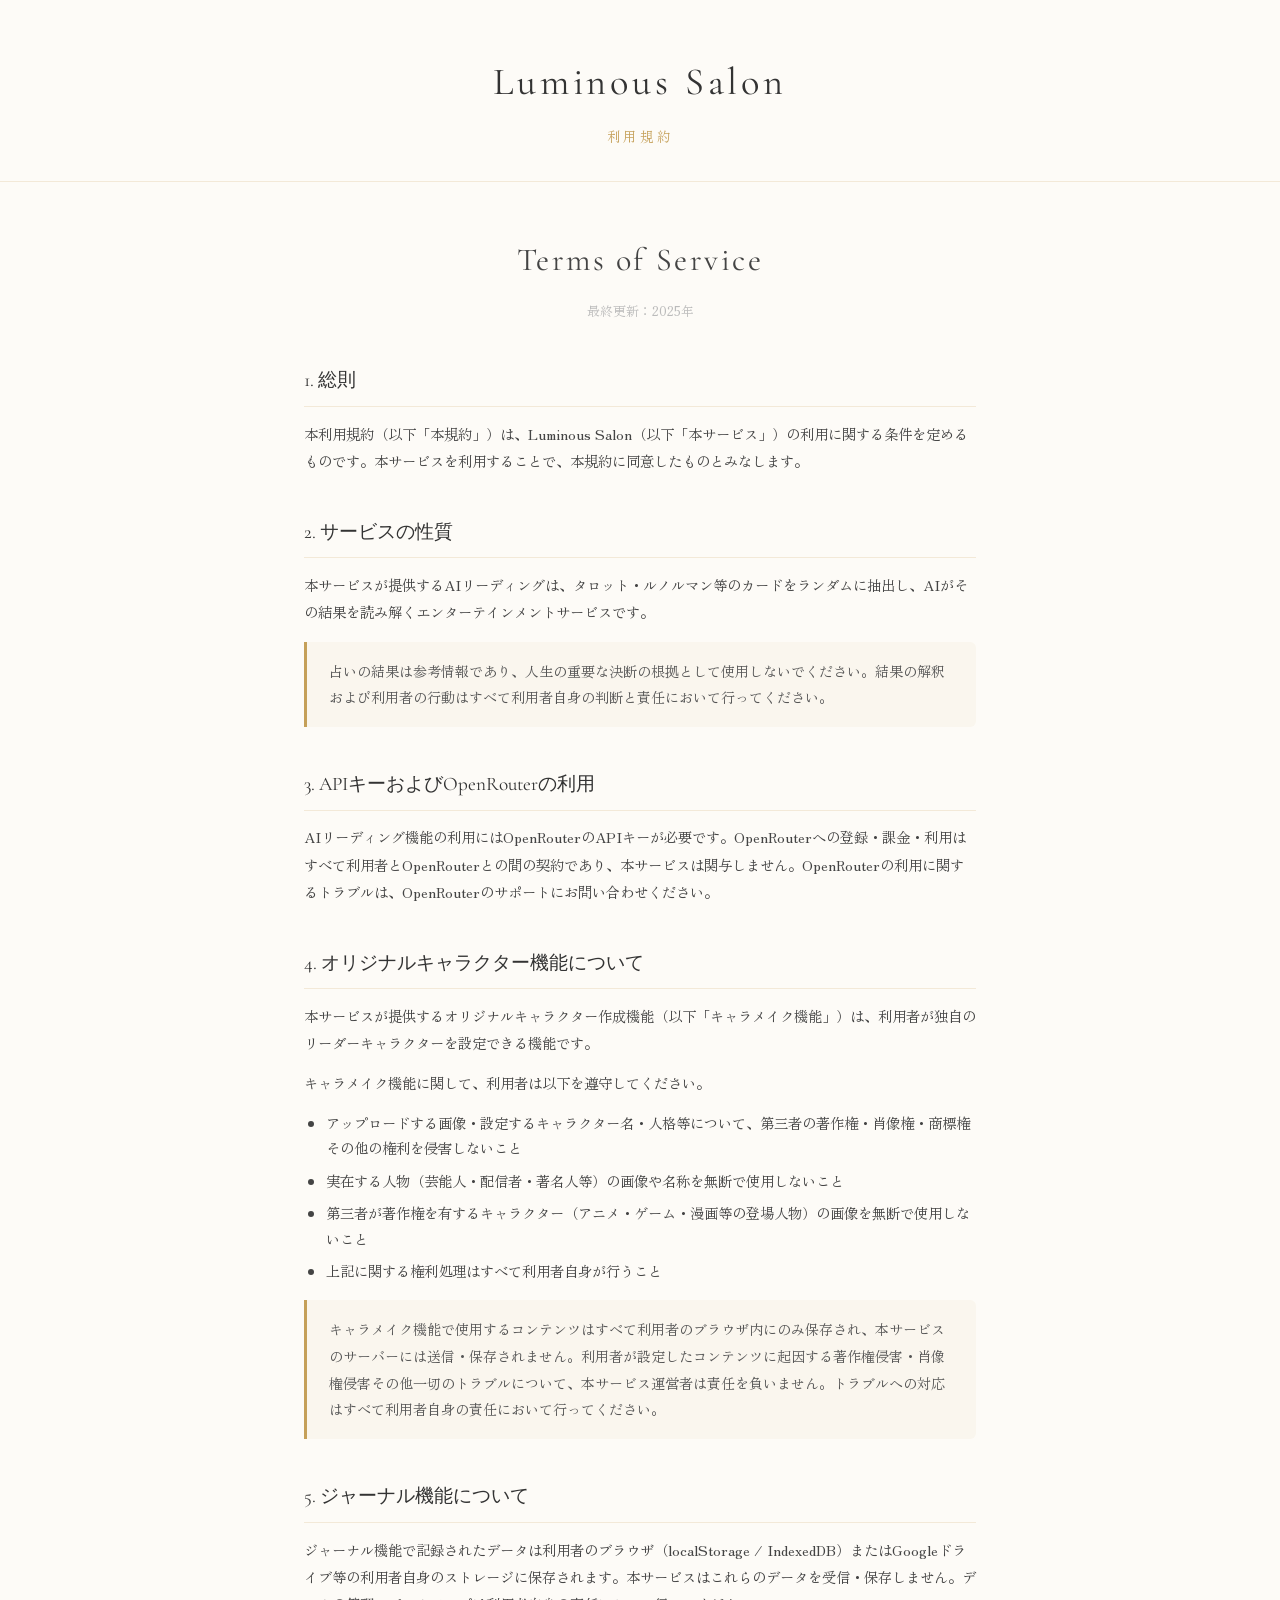
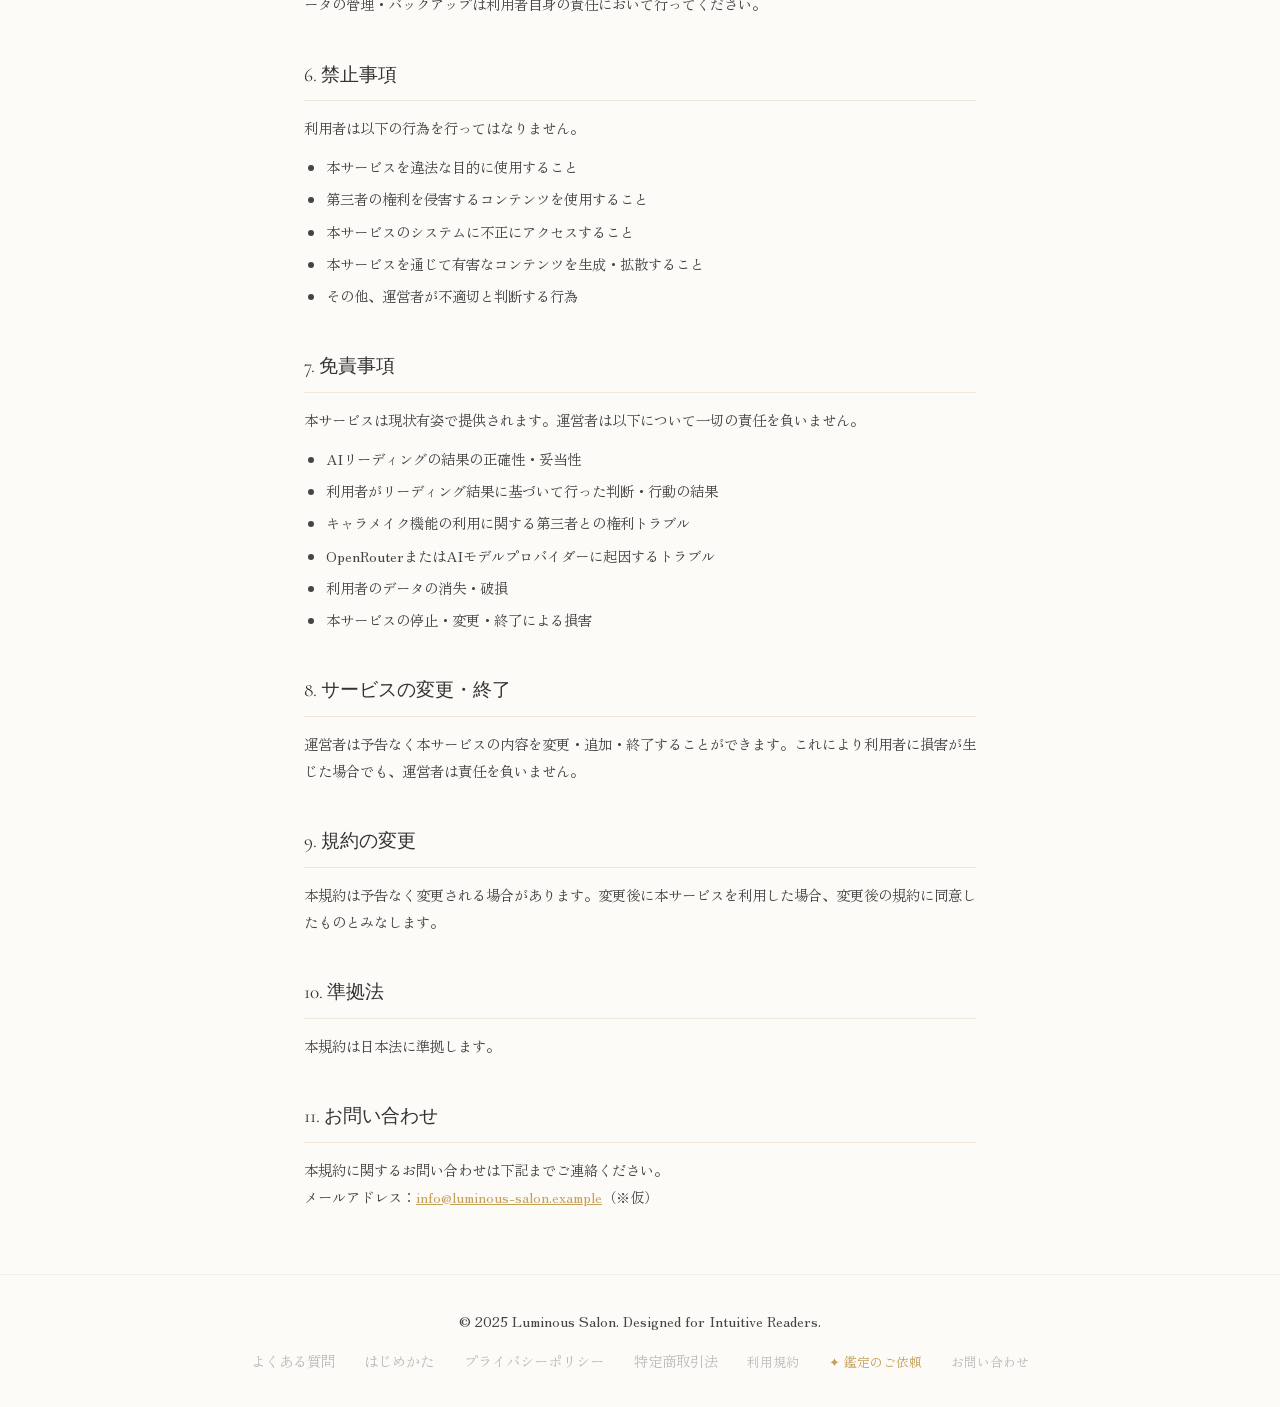
<file: terms.html>
<!DOCTYPE html>
<html lang="ja">
<head>
    <meta charset="UTF-8">
    <meta name="viewport" content="width=device-width, initial-scale=1.0">
    <title>利用規約 - Luminous Salon</title>
    <link rel="preconnect" href="https://fonts.googleapis.com">
    <link rel="preconnect" href="https://fonts.gstatic.com" crossorigin>
    <link href="https://fonts.googleapis.com/css2?family=Cormorant+Garamond:wght@400;600&family=Zen+Old+Mincho:wght@400;600&display=swap" rel="stylesheet">
    <style>
:root { --bg-color: #FDFBF7; --text-color: #333333; --accent-color: #C5A059; --font-jp: 'Zen Old Mincho', serif; --font-en: 'Cormorant Garamond', serif; }
* { box-sizing: border-box; }
body { background: var(--bg-color); color: var(--text-color); font-family: var(--font-jp); margin: 0; padding: 0; line-height: 1.8; display: flex; flex-direction: column; min-height: 100vh; }
.site-header { text-align: center; padding: 3rem 1rem 2rem; border-bottom: 1px solid rgba(197,160,89,0.2); }
.site-header h1 { font-family: var(--font-en); font-size: 2.4rem; margin: 0; font-weight: 400; letter-spacing: 0.1em; }
.site-header h1 a { color: inherit; text-decoration: none; }
.subtitle { font-size: 0.85rem; color: var(--accent-color); margin-top: 0.4rem; letter-spacing: 0.2em; }
main { flex: 1; max-width: 720px; margin: 0 auto; padding: 3rem 1.5rem 4rem; width: 100%; }
.page-title { font-family: var(--font-en); font-size: 2rem; font-weight: 400; letter-spacing: 0.08em; text-align: center; margin-bottom: 0.5rem; }
.page-subtitle { text-align: center; font-size: 0.85rem; color: #999; margin-bottom: 3rem; letter-spacing: 0.1em; }
.updated { text-align: center; font-size: 0.8rem; color: #bbb; margin-bottom: 2rem; }
h2 { font-family: var(--font-en); font-size: 1.2rem; font-weight: 400; margin: 2.5rem 0 0.8rem; padding-bottom: 0.5rem; border-bottom: 1px solid rgba(197,160,89,0.2); }
p { font-size: 0.9rem; color: #444; margin: 0 0 0.8rem; line-height: 1.9; }
p:last-child { margin-bottom: 0; }
ul { padding-left: 1.4rem; margin: 0 0 0.8rem; }
ul li { font-size: 0.9rem; color: #444; margin-bottom: 0.4rem; line-height: 1.8; }
.important { background: rgba(197,160,89,0.06); border-left: 3px solid var(--accent-color); padding: 1rem 1.4rem; border-radius: 0 6px 6px 0; margin: 1rem 0; }
.important p { font-size: 0.88rem; color: #555; margin: 0; }
footer { text-align: center; padding: 2rem; font-size: 0.8rem; color: #999; border-top: 1px solid rgba(0,0,0,0.05); }
footer a { color: #bbb; text-decoration: none; margin: 0 0.8rem; }
@media (max-width: 600px) { .site-header h1 { font-size: 1.8rem; } main { padding: 2rem 1rem 3rem; } }
    </style>
</head>
<body>
<header class="site-header">
    <h1><a href="luminous-reading.html">Luminous Salon</a></h1>
    <p class="subtitle">利用規約</p>
</header>
<main>
    <p class="page-title">Terms of Service</p>
    <p class="updated">最終更新：2025年</p>

    <h2>1. 総則</h2>
    <p>本利用規約（以下「本規約」）は、Luminous Salon（以下「本サービス」）の利用に関する条件を定めるものです。本サービスを利用することで、本規約に同意したものとみなします。</p>

    <h2>2. サービスの性質</h2>
    <p>本サービスが提供するAIリーディングは、タロット・ルノルマン等のカードをランダムに抽出し、AIがその結果を読み解くエンターテインメントサービスです。</p>
    <div class="important">
        <p>占いの結果は参考情報であり、人生の重要な決断の根拠として使用しないでください。結果の解釈および利用者の行動はすべて利用者自身の判断と責任において行ってください。</p>
    </div>

    <h2>3. APIキーおよびOpenRouterの利用</h2>
    <p>AIリーディング機能の利用にはOpenRouterのAPIキーが必要です。OpenRouterへの登録・課金・利用はすべて利用者とOpenRouterとの間の契約であり、本サービスは関与しません。OpenRouterの利用に関するトラブルは、OpenRouterのサポートにお問い合わせください。</p>

    <h2>4. オリジナルキャラクター機能について</h2>
    <p>本サービスが提供するオリジナルキャラクター作成機能（以下「キャラメイク機能」）は、利用者が独自のリーダーキャラクターを設定できる機能です。</p>
    <p>キャラメイク機能に関して、利用者は以下を遵守してください。</p>
    <ul>
        <li>アップロードする画像・設定するキャラクター名・人格等について、第三者の著作権・肖像権・商標権その他の権利を侵害しないこと</li>
        <li>実在する人物（芸能人・配信者・著名人等）の画像や名称を無断で使用しないこと</li>
        <li>第三者が著作権を有するキャラクター（アニメ・ゲーム・漫画等の登場人物）の画像を無断で使用しないこと</li>
        <li>上記に関する権利処理はすべて利用者自身が行うこと</li>
    </ul>
    <div class="important">
        <p>キャラメイク機能で使用するコンテンツはすべて利用者のブラウザ内にのみ保存され、本サービスのサーバーには送信・保存されません。利用者が設定したコンテンツに起因する著作権侵害・肖像権侵害その他一切のトラブルについて、本サービス運営者は責任を負いません。トラブルへの対応はすべて利用者自身の責任において行ってください。</p>
    </div>

    <h2>5. ジャーナル機能について</h2>
    <p>ジャーナル機能で記録されたデータは利用者のブラウザ（localStorage / IndexedDB）またはGoogleドライブ等の利用者自身のストレージに保存されます。本サービスはこれらのデータを受信・保存しません。データの管理・バックアップは利用者自身の責任において行ってください。</p>

    <h2>6. 禁止事項</h2>
    <p>利用者は以下の行為を行ってはなりません。</p>
    <ul>
        <li>本サービスを違法な目的に使用すること</li>
        <li>第三者の権利を侵害するコンテンツを使用すること</li>
        <li>本サービスのシステムに不正にアクセスすること</li>
        <li>本サービスを通じて有害なコンテンツを生成・拡散すること</li>
        <li>その他、運営者が不適切と判断する行為</li>
    </ul>

    <h2>7. 免責事項</h2>
    <p>本サービスは現状有姿で提供されます。運営者は以下について一切の責任を負いません。</p>
    <ul>
        <li>AIリーディングの結果の正確性・妥当性</li>
        <li>利用者がリーディング結果に基づいて行った判断・行動の結果</li>
        <li>キャラメイク機能の利用に関する第三者との権利トラブル</li>
        <li>OpenRouterまたはAIモデルプロバイダーに起因するトラブル</li>
        <li>利用者のデータの消失・破損</li>
        <li>本サービスの停止・変更・終了による損害</li>
    </ul>

    <h2>8. サービスの変更・終了</h2>
    <p>運営者は予告なく本サービスの内容を変更・追加・終了することができます。これにより利用者に損害が生じた場合でも、運営者は責任を負いません。</p>

    <h2>9. 規約の変更</h2>
    <p>本規約は予告なく変更される場合があります。変更後に本サービスを利用した場合、変更後の規約に同意したものとみなします。</p>

    <h2>10. 準拠法</h2>
    <p>本規約は日本法に準拠します。</p>

    <h2>11. お問い合わせ</h2>
    <p>本規約に関するお問い合わせは下記までご連絡ください。<br>
    メールアドレス：<a href="mailto:info@luminous-salon.example" style="color:var(--accent-color);">info@luminous-salon.example</a>（※仮）</p>
</main>
<footer>
    <p>&copy; 2025 Luminous Salon. Designed for Intuitive Readers.</p>
    <p style="margin-top:0.5rem;">
        <a href="faq.html">よくある質問</a>
        <a href="setup.html">はじめかた</a>
        <a href="privacy.html">プライバシーポリシー</a>
        <a href="tokushoho.html">特定商取引法</a>
        <a href="terms.html" style="color:#bbb;font-size:0.8rem;text-decoration:none;margin:0 0.8rem;">利用規約</a>
        <a href="https://line.me/R/ti/p/@656htpns" target="_blank" style="color:#C5A059;font-size:0.8rem;text-decoration:none;margin:0 0.8rem;">✦ 鑑定のご依頼</a>
        <a href="https://forms.gle/pV5Xpm13ybHYWXmt6" target="_blank" style="color:#bbb;font-size:0.8rem;text-decoration:none;margin:0 0.8rem;">お問い合わせ</a>
    </p>
</footer>
</body>
</html>
</file>
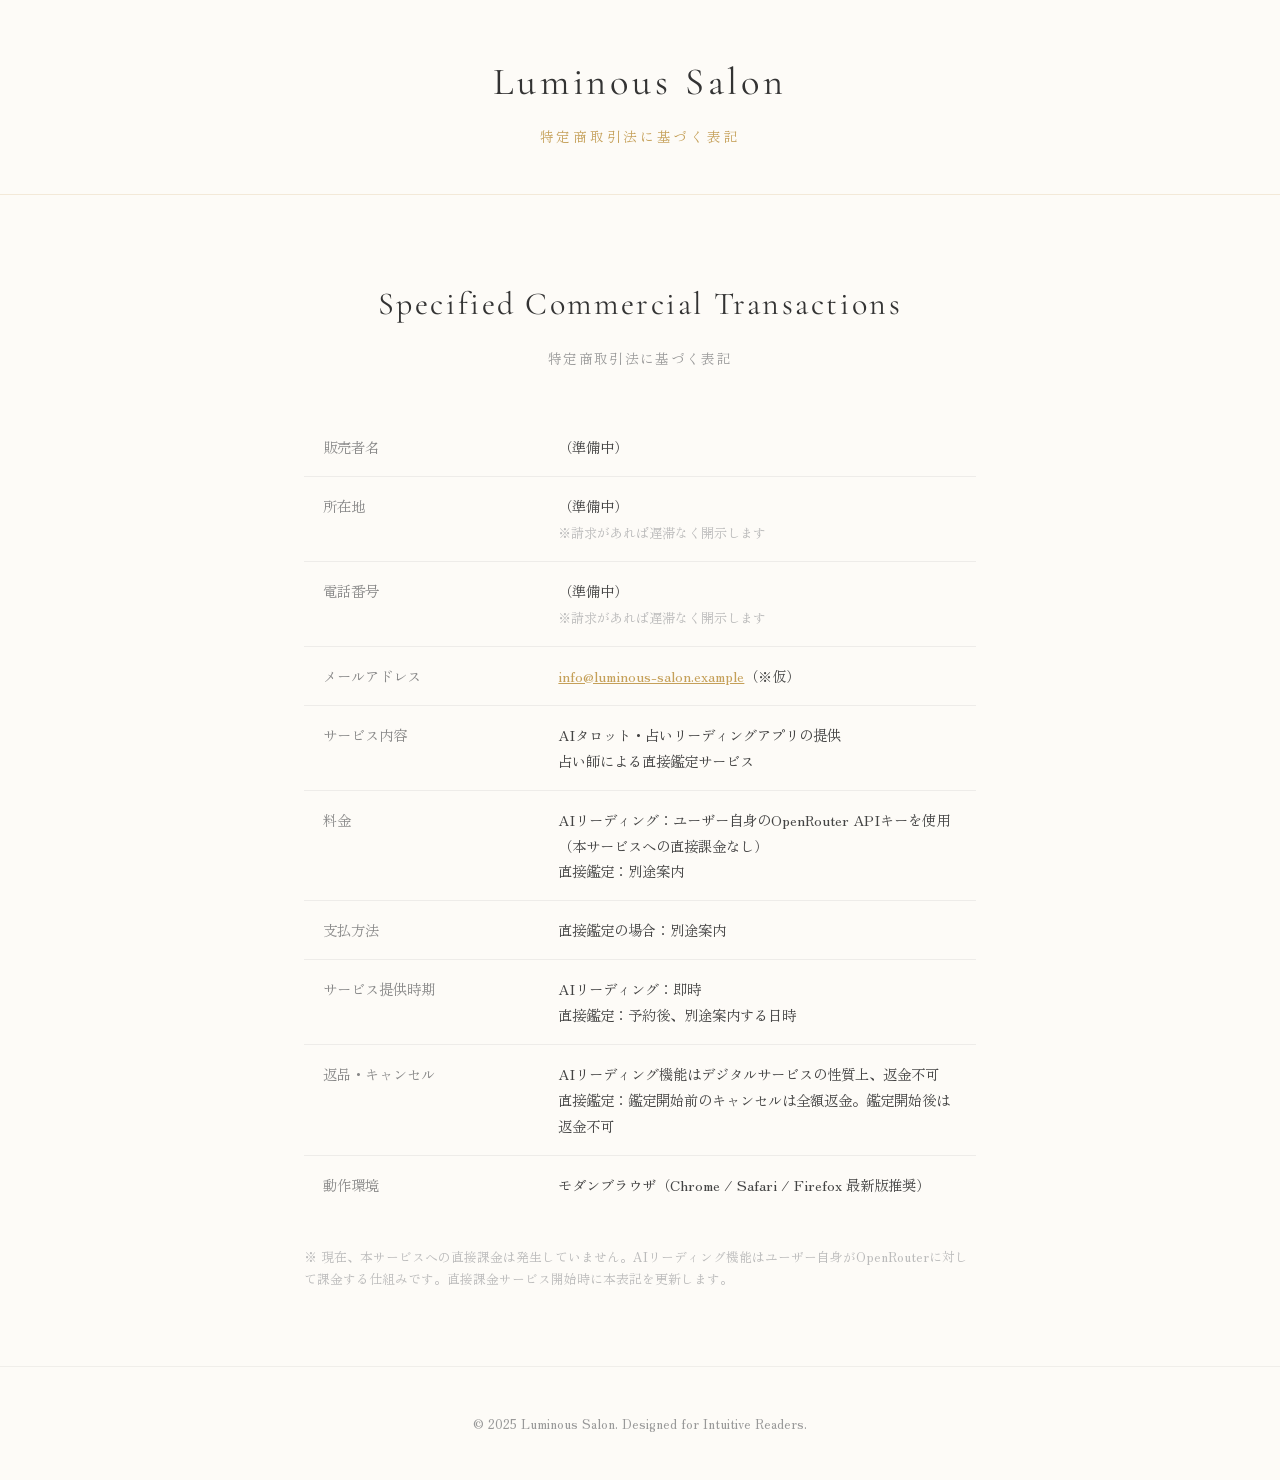
<file: tokushoho.html>
<!DOCTYPE html>
<html lang="ja">
<head>
    <meta charset="UTF-8">
    <meta name="viewport" content="width=device-width, initial-scale=1.0">
    <title>特定商取引法に基づく表記 - Luminous Salon</title>
    <link rel="preconnect" href="https://fonts.googleapis.com">
    <link rel="preconnect" href="https://fonts.gstatic.com" crossorigin>
    <link href="https://fonts.googleapis.com/css2?family=Cormorant+Garamond:wght@400;600&family=Zen+Old+Mincho:wght@400;600&display=swap" rel="stylesheet">
    <style>
:root { --bg-color: #FDFBF7; --text-color: #333333; --accent-color: #C5A059; --font-jp: 'Zen Old Mincho', serif; --font-en: 'Cormorant Garamond', serif; }
* { box-sizing: border-box; }
body { background: var(--bg-color); color: var(--text-color); font-family: var(--font-jp); margin: 0; padding: 0; line-height: 1.8; display: flex; flex-direction: column; min-height: 100vh; }
.site-header { text-align: center; padding: 3rem 1rem 2rem; border-bottom: 1px solid rgba(197,160,89,0.2); }
.site-header h1 { font-family: var(--font-en); font-size: 2.4rem; margin: 0; font-weight: 400; letter-spacing: 0.1em; }
.site-header h1 a { color: inherit; text-decoration: none; }
.subtitle { font-size: 0.85rem; color: var(--accent-color); margin-top: 0.4rem; letter-spacing: 0.2em; }
main { flex: 1; max-width: 720px; margin: 0 auto; padding: 3rem 1.5rem 4rem; width: 100%; }
.page-title { font-family: var(--font-en); font-size: 2rem; font-weight: 400; letter-spacing: 0.08em; text-align: center; margin-bottom: 0.5rem; }
.page-subtitle { text-align: center; font-size: 0.85rem; color: #999; margin-bottom: 3rem; letter-spacing: 0.1em; }
table { width: 100%; border-collapse: collapse; font-size: 0.9rem; }
th, td { padding: 1rem 1.2rem; text-align: left; border-bottom: 1px solid rgba(0,0,0,0.06); vertical-align: top; }
th { width: 35%; color: #888; font-weight: 400; white-space: nowrap; }
td { color: #444; }
tr:last-child th, tr:last-child td { border-bottom: none; }
.note { font-size: 0.8rem; color: #bbb; margin-top: 2rem; line-height: 1.7; }
footer { text-align: center; padding: 2rem; font-size: 0.8rem; color: #999; border-top: 1px solid rgba(0,0,0,0.05); }
@media (max-width: 600px) { .site-header h1 { font-size: 1.8rem; } main { padding: 2rem 1rem 3rem; } th { width: 40%; } th, td { padding: 0.8rem 0.8rem; } }
    </style>
</head>
<body>
<header class="site-header">
    <h1><a href="luminous-reading.html">Luminous Salon</a></h1>
    <p class="subtitle">特定商取引法に基づく表記</p>
</header>
<main>
    <p class="page-title">Specified Commercial Transactions</p>
    <p class="page-subtitle">特定商取引法に基づく表記</p>

    <table>
        <tr>
            <th>販売者名</th>
            <td>（準備中）</td>
        </tr>
        <tr>
            <th>所在地</th>
            <td>（準備中）<br><span style="font-size:0.82rem;color:#bbb;">※請求があれば遅滞なく開示します</span></td>
        </tr>
        <tr>
            <th>電話番号</th>
            <td>（準備中）<br><span style="font-size:0.82rem;color:#bbb;">※請求があれば遅滞なく開示します</span></td>
        </tr>
        <tr>
            <th>メールアドレス</th>
            <td><a href="mailto:info@luminous-salon.example" style="color:var(--accent-color);">info@luminous-salon.example</a>（※仮）</td>
        </tr>
        <tr>
            <th>サービス内容</th>
            <td>AIタロット・占いリーディングアプリの提供<br>占い師による直接鑑定サービス</td>
        </tr>
        <tr>
            <th>料金</th>
            <td>AIリーディング：ユーザー自身のOpenRouter APIキーを使用（本サービスへの直接課金なし）<br>直接鑑定：別途案内</td>
        </tr>
        <tr>
            <th>支払方法</th>
            <td>直接鑑定の場合：別途案内</td>
        </tr>
        <tr>
            <th>サービス提供時期</th>
            <td>AIリーディング：即時<br>直接鑑定：予約後、別途案内する日時</td>
        </tr>
        <tr>
            <th>返品・キャンセル</th>
            <td>AIリーディング機能はデジタルサービスの性質上、返金不可<br>直接鑑定：鑑定開始前のキャンセルは全額返金。鑑定開始後は返金不可</td>
        </tr>
        <tr>
            <th>動作環境</th>
            <td>モダンブラウザ（Chrome / Safari / Firefox 最新版推奨）</td>
        </tr>
    </table>

    <p class="note">※ 現在、本サービスへの直接課金は発生していません。AIリーディング機能はユーザー自身がOpenRouterに対して課金する仕組みです。直接課金サービス開始時に本表記を更新します。</p>
</main>
<footer>
    <p>&copy; 2025 Luminous Salon. Designed for Intuitive Readers.</p>
</footer>
</body>
</html>
</file>
<file: style.css>
:root {
    --bg-color: #FDFBF7;
    --text-color: #333333;
    --accent-color: #C5A059;
    --accent-hover: #A77D4A;
    --card-shadow: 0 4px 15px rgba(0, 0, 0, 0.05);
    --font-jp: 'Zen Old Mincho', serif;
    --font-en: 'Cormorant Garamond', serif;
}

body {
    background-color: var(--bg-color);
    color: var(--text-color);
    font-family: var(--font-jp);
    margin: 0;
    padding: 0;
    line-height: 1.6;
    display: flex;
    flex-direction: column;
    min-height: 100vh;
    overflow-x: hidden; /* 横スクロールを強制的に隠す */
}

.site-header {
    text-align: center;
    padding: 3rem 1rem;
    border-bottom: 1px solid rgba(197, 160, 89, 0.2);
}

.site-header h1 {
    font-family: var(--font-en);
    font-size: 3rem;
    margin: 0;
    font-weight: 400;
    letter-spacing: 0.1em;
    color: var(--text-color);
}

.subtitle {
    font-size: 0.9rem;
    color: var(--accent-color);
    margin-top: 0.5rem;
    letter-spacing: 0.2em;
}

main {
    flex: 1;
    padding: 2rem 1rem;
    max-width: 1200px;
    margin: 0 auto;
    width: 100%;
    box-sizing: border-box;
}

h2, h3 {
    text-align: center;
    font-weight: 400;
    margin-bottom: 1.5rem;
    color: var(--text-color);
}

/* Buttons */
.divination-options, .spread-options {
    display: flex;
    justify-content: center;
    gap: 1.5rem;
    flex-wrap: wrap;
    margin-bottom: 2rem;
}

button {
    background: transparent;
    border: 1px solid var(--accent-color);
    color: var(--text-color);
    font-family: var(--font-jp);
    cursor: pointer;
    transition: all 0.3s ease;
}

.divination-btn {
    display: flex;
    flex-direction: column;
    align-items: center;
    justify-content: center;
    width: 120px;
    height: 140px;
    border-radius: 8px;
    box-shadow: var(--card-shadow);
    background-color: #fff;
}

.divination-btn .icon {
    font-size: 2.5rem;
    margin-bottom: 0.5rem;
}

.divination-btn.active, .divination-btn:hover {
    background-color: var(--accent-color);
    color: #fff;
    transform: translateY(-2px);
}

.spread-btn {
    padding: 0.8rem 1.5rem;
    border-radius: 30px;
    font-size: 1rem;
}

.spread-btn.active, .spread-btn:hover {
    background-color: var(--accent-color);
    color: #fff;
}

.action-btn {
    display: block;
    margin: 2rem auto;
    padding: 1rem 3rem;
    font-size: 1.2rem;
    background-color: var(--text-color);
    color: #fff;
    border: none;
    border-radius: 2px;
    letter-spacing: 0.1em;
}

.action-btn:hover {
    background-color: var(--accent-color);
}

.action-btn.secondary {
    background-color: transparent;
    border: 1px solid var(--text-color);
    color: var(--text-color);
}
.action-btn.secondary:hover {
    background-color: rgba(0,0,0,0.05);
}

#reset-btn {
    max-width: 650px; /* シールドチャートの幅に合わせる */
    box-sizing: border-box; /* パディングを含めて幅を計算 */
}


/* Utility */
.hidden {
    display: none !important;
}

.fade-in {
    animation: fadeIn 0.8s ease-in-out;
}

@keyframes fadeIn {
    from { opacity: 0; transform: translateY(10px); }
    to { opacity: 1; transform: translateY(0); }
}

/* Cards Grid Base */
.cards-container {
    display: flex;
    flex-wrap: wrap;
    justify-content: center;
    gap: 1rem;
    max-width: 900px;
    margin: 0 auto;
}

/* Common Card Styling */
.card-slot {
    display: flex;
    flex-direction: column;
    align-items: center;
    width: 110px;
    animation: fadeIn 1s ease-in-out;
    text-align: center;
}

.card-visual {
    width: 100px;
    height: 170px;
    background-color: #fff;
    border: 1px solid #e0e0e0;
    border-radius: 6px;
    box-shadow: var(--card-shadow);
    display: flex;
    align-items: center;
    justify-content: center;
    margin-bottom: 0.5rem;
    position: relative;
    transition: transform 0.5s ease;
    overflow: hidden; /* 画像がはみ出ないように */
}

.tarot-image {
    width: 100%;
    height: 100%;
    object-fit: cover; /* カード全体を覆う */
    display: block;
}

.card-visual.tarot .visual-inner {
    /* 画像がある場合はテキストを隠すための準備（JS側で制御可能だがCSSでも担保） */
    display: flex;
    width: 100%;
    height: 100%;
    align-items: center;
    justify-content: center;
}

.card-visual.lenormand .visual-inner {
    font-size: 1.8rem; /* ルノルマンカードのフォントサイズ */
}


.card-visual.reversed {
    transform: rotate(180deg);
}

.visual-inner {
    text-align: center;
    font-family: var(--font-en);
    font-size: 1rem; /* 少し小さく */
    line-height: 1.1;
    color: var(--accent-color);
    opacity: 0.8;
    word-break: break-word; /* 長い単語を途中で改行 */
    padding: 0 2px; /* 左右の余白を少し増やす */
}

.position-name {
    font-size: 0.75rem;
    color: #888;
    margin-bottom: 0.3rem;
    height: 1.1em;
    white-space: nowrap;
}

.card-name {
    font-family: var(--font-jp);
    font-weight: 600;
    font-size: 0.9rem;
    line-height: 1.2;
}

/* Highlighting Key Cards */
.key-card .card-visual {
    border: 2px solid var(--accent-color);
    background-color: rgba(197, 160, 89, 0.1);
    box-shadow: 0 0 10px rgba(197, 160, 89, 0.3);
}

/* Footer */
footer {
    text-align: center;
    padding: 2rem;
    font-size: 0.8rem;
    color: #999;
    border-top: 1px solid rgba(0,0,0,0.05);
    margin-top: auto;
}

@media (max-width: 768px) {
    .site-header h1 { font-size: 2.2rem; }
    .divination-btn { width: 100px; height: 120px; }
    .cards-container { gap: 1rem; }
}

/* --- RESULT LAYOUT --- */

.result-wrapper {
    display: flex;
    flex-direction: row;
    gap: 2rem;
    justify-content: center;
    align-items: flex-start;
    width: 100%;
}

.visual-area {
    flex: 2;
    display: flex;
    justify-content: center;
    flex-direction: column; /* 要素を縦並びにする */
    align-items: center;   /* 要素を中央寄せにする */
}

.list-area {
    flex: 1;
    min-width: 250px;
    text-align: left;
    display: flex;
    gap: 1rem;
}

.list-separator {
    width: 1px;
    background: linear-gradient(to bottom, transparent, var(--accent-color), transparent);
    position: relative;
    display: flex;
    align-items: center;
    justify-content: center;
}

.separator-icon {
    background: var(--bg-color);
    color: var(--accent-color);
    padding: 0.5rem 0;
    font-size: 1.2rem;
}

.result-list {
    list-style: none;
    padding: 0;
    margin: 0;
    width: 100%;
}

.result-list li {
    margin-bottom: 0.8rem;
    border-bottom: 1px solid rgba(0,0,0,0.05);
    padding-bottom: 0.5rem;
    display: flex;
    justify-content: space-between;
    align-items: baseline;
}

.list-pos {
    font-size: 0.85rem;
    color: #888;
    margin-right: 1rem;
    min-width: 60px;
}

.list-name {
    font-weight: 600;
    color: var(--text-color);
}

.reversed-mark {
    color: #9E2A2B; /* 上品な深紅 */
    font-family: var(--font-en); /* 英字フォントで美しく */
    font-weight: 600;
    margin-left: 0.3rem;
    font-size: 0.9em;
}

/* --- Tarot Layouts --- */

.cards-container.tarot-one-layout {
    display: grid;
    grid-template-areas: "msg";
    justify-content: center;
    padding: 1rem;
}

.cards-container.tarot-three-layout {
    display: grid;
    grid-template-areas: "past present future";
    grid-template-columns: repeat(3, 120px);
    justify-content: center;
    gap: 1.5rem;
}

.cards-container.tarot-greek-layout {
    display: grid;
    grid-template-areas:
        ". advice ."
        "feelings present outcome"
        ". obstacle .";
    grid-template-columns: repeat(3, 120px);
    grid-template-rows: repeat(3, 170px);
    justify-content: center;
    gap: 1rem;
}





/* Celtic Cross Layout */
.cards-container.tarot-celtic-layout {
    display: grid;
    grid-template-columns: 120px 120px 120px 50px 120px;
    grid-template-rows: repeat(4, 170px); 
    grid-template-areas:
        ". conscious . . outcome"
        "past cross_center near_future . hopes"
        ". unconscious . . external"
        ". . . . querent";
    justify-content: center;
    gap: 0.5rem;
    padding: 1rem 0;
}

/* Horseshoe Layout (U-Shape) */
.cards-container.tarot-horseshoe-layout {
    display: grid !important;
    grid-template-columns: repeat(7, 1fr);
    /* 4 rows for the steps. */
    grid-template-rows: 60px 60px 60px 170px;
    grid-template-areas:
        "past . . . . . outcome"
        ". present . . . obstacles ."
        ". . near_future . influences . ."
        ". . . advice . . .";
    justify-content: center;
    gap: 0.5rem;
    padding: 2rem 0;
    max-width: 1000px;
    margin: 0 auto;
}

.cards-container.tarot-horseshoe-layout .card-slot {
    /* Force size to prevent shrinking */
    width: 100px;
    height: 100%;
    display: flex;
    flex-direction: column;
    align-items: center;
    justify-content: flex-start; /* Align to top of grid area */
    margin: 0 auto;
    z-index: 1;
}

.cards-container.tarot-horseshoe-layout .card-visual {
    width: 100px !important;
    height: 170px !important;
    flex-shrink: 0; /* Prevent shrinking */
}

/* Z-Index management for overlaps */
.cards-container.tarot-horseshoe-layout .geo-area-past, 
.cards-container.tarot-horseshoe-layout .geo-area-outcome { z-index: 4; }
.cards-container.tarot-horseshoe-layout .geo-area-present, 
.cards-container.tarot-horseshoe-layout .geo-area-obstacles { z-index: 3; }
.cards-container.tarot-horseshoe-layout .geo-area-near_future, 
.cards-container.tarot-horseshoe-layout .geo-area-influences { z-index: 2; }
.cards-container.tarot-horseshoe-layout .geo-area-advice { z-index: 1; }
.cards-container.tarot-celtic-layout .card-slot {
    height: 100%;
    justify-content: center;
    position: relative;
}
/* Card 1 Name Position */
.cards-container.tarot-celtic-layout .card-slot:first-child .card-name {
    display: none; 
}
.tarot-celtic-layout .celtic-obstacle {
    transform: none;
    grid-area: cross_center;
    z-index: 2;
    pointer-events: none;
    justify-content: center;
    height: 100%;
}
.tarot-celtic-layout .celtic-obstacle .card-visual {
    transform: rotate(90deg);
    box-shadow: 0 10px 20px rgba(0,0,0,0.2);
}

/* --- Lenormand Layouts --- */

.cards-container.lenormand-9-layout {
    display: grid !important;
    grid-template-columns: repeat(3, 1fr);
    gap: 1rem;
    max-width: 400px;
    margin: 0 auto;
    padding: 2rem;
}

.cards-container.lenormand-36-layout {
    display: grid !important;
    grid-template-columns: repeat(8, 1fr);
    gap: 0.5rem;
    max-width: 1000px;
    margin: 0 auto;
}
.cards-container.lenormand-36-layout .card-slot:nth-child(33) {
    grid-column-start: 3;
}
.cards-container.lenormand-36-layout .card-visual {
    width: 100%;
    height: auto;
    aspect-ratio: 2/3;
}
.cards-container.lenormand-36-layout .card-name { 
    font-size: 0.8rem; 
    white-space: normal;
    line-height: 1.1;
    height: 2.2em;
    overflow: hidden;
}
.cards-container.lenormand-36-layout .card-slot { 
    width: auto; 
    margin-bottom: 1rem;
}




/* Responsive */
@media (max-width: 900px) {
    .site-header h1 { font-size: 2.2rem; } /* タイトルも少し小さく */
    
    /* 占術ボタンを縮小して横並び維持（または綺麗に折り返し） */
    .divination-btn { 
        width: 90px; 
        height: 110px; 
        font-size: 0.9rem; /* 文字サイズも調整 */
    }
    .divination-btn .icon {
        font-size: 2rem;
    }

    .result-wrapper {
        flex-direction: column;
        align-items: center;
        width: 100%; /* コンテナ幅いっぱい */
        overflow-x: hidden; /* 横スクロール防止 */
    }
    .list-separator {
        display: none;
    }
    .list-area {
        width: 100%;
        box-sizing: border-box; /* パディングを含めて計算 */
        border-top: 1px solid var(--accent-color);
        padding: 1rem 0.5rem; /* 左右に余白を持たせる */
    }
    
    /* スマホでのカードサイズ調整 - さらに縮小 */
    .card-visual {
        width: 75px; 
        height: 128px; /* 16:9比率を維持 */
    }
    .card-visual.tarot {
        width: 75px; 
        height: 128px;
    }
    .card-slot {
        width: 80px; /* スロット幅も調整 */
    }

    /* タロットレイアウト調整 */
    .cards-container.tarot-three-layout {
        grid-template-columns: repeat(3, 80px); /* 列幅をさらに縮小 */
        gap: 0.5rem;
    }
    
    .cards-container.tarot-one-layout {
        transform: scale(1); /* ワンオラクルは縮小不要 */
        padding: 1rem;
    }

    .tarot-celtic-layout {
        transform: scale(0.6); /* ケルト十字はさらに大幅に縮小 */
        transform-origin: top center;
        margin-bottom: -300px; /* 縮小分の余白詰めをさらに増やす */
    }
    
    /* ケルト十字：縮小と高さ制限 */
    .tarot-celtic-layout {
        transform: scale(0.6);
        transform-origin: top center;
        /* 高さを強制的に小さくし、下にはみ出させることで余白を詰める */
        height: 400px; 
        margin-bottom: 0; 
        overflow: visible; /* はみ出しを許可 */
    }
    
    /* ギリシャ十字：縮小して表示 */
    .cards-container.tarot-greek-layout {
        transform: scale(0.6);
        transform-origin: top center;
        width: 166%; /* 縮小分（1/0.6）だけ幅を広げる */
        margin-left: -33%; /* 中央寄せのためのオフセット */
        margin-bottom: -200px; /* 余白調整 */
    }
    /* ホースシュー：横スクロールで表示 */
    .cards-container.tarot-horseshoe-layout {
        display: grid !important; /* Gridレイアウトを維持 */
        transform: none; /* 縮小解除 */
        width: 100%;
        max-width: 90vw; /* 画面幅より少し小さくしてスクロール領域を確保 */
        grid-template-columns: repeat(7, 100px) !important; /* カラム幅を固定 */
        overflow-x: auto; /* 横スクロール有効化 */
        -webkit-overflow-scrolling: touch; /* iOSでの慣性スクロール */
        justify-content: start; /* 左詰めで開始 */
        padding: 0 1rem 1rem 1rem; /* スクロールバー干渉回避と余白 */
        margin: 0 auto; /* コンテナ自体は中央寄せ */
    }
    


    /* シールドチャート：横スクロールで表示 */
    .shield-grid {
        transform: none; /* 縮小解除 */
        width: auto !important; 
        min-width: 650px !important; /* 幅を確保 */
        margin: 0 auto; /* 中央寄せ（可能な場合） */
    }
    .shield-chart-wrapper {
        overflow-x: auto; /* 横スクロール有効化 */
        padding: 1rem 0;
        display: flex;
        justify-content: flex-start; /* 左詰めでスクロール */
        width: 100%;
    }

    /* グランタブロー：画面幅に収める */
    .cards-container.lenormand-36-layout {
        display: grid !important;
        grid-template-columns: repeat(8, 1fr) !important;
        width: 100%;
        min-width: 0; /* 幅制限解除 */
        overflow-x: hidden; /* スクロールなし */
        justify-content: center;
        gap: 4px; /* 隙間を少し広げる */
        padding: 0.5rem;
        box-sizing: border-box;
    }

    .cards-container.lenormand-36-layout .card-slot {
        width: 100%; /* グリッドセルいっぱいに */
        margin-bottom: 0.2rem;
    }

    .cards-container.lenormand-36-layout .card-visual {
        width: 100%; /* 親要素に合わせる */
        height: auto;
        aspect-ratio: 2/3; /* 縦横比維持 */
        border-radius: 2px; /* 角丸も小さく */
    }

    .cards-container.lenormand-36-layout .visual-inner {
        font-size: 0.9rem !important; /* 番号を少し大きく */
    }

    .cards-container.lenormand-36-layout .card-name {
        /* display: none; // 名前を表示するため削除 */
        font-size: 0.7rem; /* カード名を小さく */
        line-height: 1; /* 行間を詰める */
        height: auto; /* 高さを自動調整 */
        white-space: normal; /* 折り返しを許可 */
        overflow: visible; /* はみ出しを許可 */
    }

    .cards-container.lenormand-36-layout .position-name {
        display: none; /* pos1などの表示を削除 */
    }

    .cards-container.lenormand-5-layout {
        display: flex;
        flex-wrap: nowrap;
        overflow-x: auto;
        -webkit-overflow-scrolling: touch;
        width: 100%;
        max-width: 100vw;
        justify-content: flex-start;
        gap: 0.5rem;
        padding: 0.5rem;
        box-sizing: border-box; /* typo 修正 */
    }
    .cards-container.lenormand-5-layout .card-slot {
        flex: 0 0 auto;
        width: 75px;
    }

    /* スマホ用フォントサイズ調整 */
    .visual-inner {
        font-size: 0.95rem !important; /* カード縮小に合わせて文字もさらに大きく */
        line-height: 1.1 !important; /* 行間を微妙に開ける */
    }
}
    
    
    
    /* 汎用カードコンテナのFlexbox調整 */
    
    .cards-container {
    
        display: flex;
    
        flex-wrap: wrap; /* 普段は折り返す */
    
        justify-content: center;
    
        gap: 1rem;
    
        max-width: 900px;
    
        margin: 0 auto;
    
    }
    
    
    
    /* 5枚引きは特に折り返さない */
    
    .cards-container.lenormand-5-layout {
    
        flex-wrap: nowrap;
    
    }
</file>
